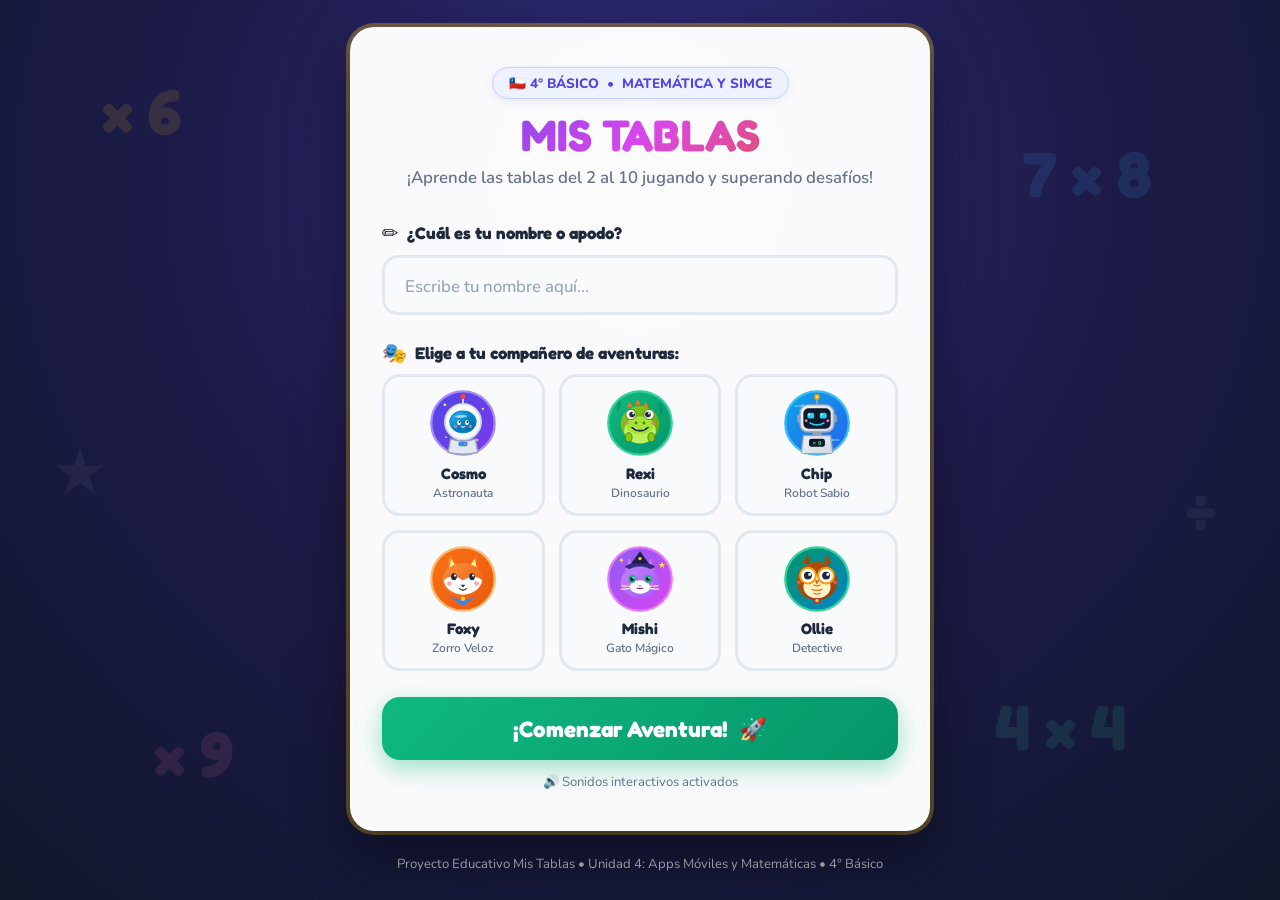
<file: misTablas/index.html>
<!DOCTYPE html>
<html lang="es">
<head>
  <meta charset="UTF-8">
  <meta name="viewport" content="width=device-width, initial-scale=1.0">
  <title>Mis Tablas 🌟 ¡Aprende Jugando! (4° Básico)</title>
  <link rel="preconnect" href="https://fonts.googleapis.com">
  <link rel="preconnect" href="https://fonts.gstatic.com" crossorigin>
  <link href="https://fonts.googleapis.com/css2?family=Fredoka:wght@400;600;700;800&family=Nunito:wght@400;600;700;800;900&display=swap" rel="stylesheet">
  <style>
    :root {
      --primary: #4F46E5;
      --primary-dark: #3730A3;
      --accent: #F59E0B;
      --accent-glow: #FDE047;
      --success: #10B981;
      --danger: #EF4444;
      --bg-dark: #0F172A;
      --card-bg: #FFFFFF;
      --text-main: #1E293B;
      --text-muted: #64748B;
      --border-radius: 24px;
      --font-fun: 'Fredoka', 'Nunito', system-ui, sans-serif;
      --font-body: 'Nunito', system-ui, sans-serif;
    }

    * {
      box-sizing: border-box;
      margin: 0;
      padding: 0;
      -webkit-tap-highlight-color: transparent;
    }

    body {
      font-family: var(--font-body);
      background: radial-gradient(circle at 50% 20%, #312E81 0%, #1E1B4B 45%, #0F172A 100%);
      min-height: 100vh;
      display: flex;
      flex-direction: column;
      align-items: center;
      justify-content: center;
      padding: 1.5rem 1rem;
      color: #FFFFFF;
      position: relative;
      overflow-x: hidden;
    }

    /* Floating particles background */
    .bg-math-symbol {
      position: absolute;
      font-family: var(--font-fun);
      font-size: clamp(2rem, 5vw, 4.5rem);
      font-weight: 900;
      color: rgba(255, 255, 255, 0.05);
      user-select: none;
      pointer-events: none;
      animation: floatSymbol 14s infinite ease-in-out;
    }
    .s1 { top: 8%; left: 8%; animation-delay: 0s; color: rgba(250, 204, 21, 0.12); }
    .s2 { top: 15%; right: 10%; animation-delay: 2s; color: rgba(56, 189, 248, 0.12); }
    .s3 { bottom: 12%; left: 12%; animation-delay: 4s; color: rgba(244, 114, 182, 0.12); }
    .s4 { bottom: 15%; right: 12%; animation-delay: 6s; color: rgba(52, 211, 153, 0.12); }
    .s5 { top: 48%; left: 4%; animation-delay: 3s; }
    .s6 { top: 52%; right: 5%; animation-delay: 5s; }

    @keyframes floatSymbol {
      0%, 100% { transform: translateY(0) rotate(0deg) scale(1); }
      50% { transform: translateY(-25px) rotate(15deg) scale(1.1); }
    }

    /* Main Container */
    .login-container {
      width: 100%;
      max-width: 580px;
      background: rgba(255, 255, 255, 0.98);
      border-radius: var(--border-radius);
      box-shadow: 0 25px 60px rgba(0, 0, 0, 0.45), 0 0 0 4px rgba(250, 204, 21, 0.35);
      padding: 2.5rem 2rem;
      position: relative;
      z-index: 10;
      color: var(--text-main);
      backdrop-filter: blur(10px);
      animation: popIn 0.6s cubic-bezier(0.175, 0.885, 0.32, 1.275);
    }

    @keyframes popIn {
      0% { opacity: 0; transform: scale(0.85) translateY(30px); }
      100% { opacity: 1; transform: scale(1) translateY(0); }
    }

    /* Header & Logo */
    .header-logo {
      text-align: center;
      margin-bottom: 2rem;
    }

    .badge-pill {
      display: inline-flex;
      align-items: center;
      gap: 0.5rem;
      background: #EEF2FF;
      color: var(--primary);
      padding: 0.35rem 1rem;
      border-radius: 50px;
      font-weight: 800;
      font-size: 0.85rem;
      margin-bottom: 0.75rem;
      border: 1px solid #C7D2FE;
      box-shadow: 0 2px 8px rgba(79, 70, 229, 0.1);
    }

    .title {
      font-family: var(--font-fun);
      font-size: clamp(2rem, 6vw, 2.75rem);
      font-weight: 800;
      line-height: 1.1;
      background: linear-gradient(135deg, #4F46E5 0%, #D946EF 50%, #EA580C 100%);
      -webkit-background-clip: text;
      -webkit-text-fill-color: transparent;
      margin-bottom: 0.4rem;
    }

    .subtitle {
      font-size: 1.05rem;
      font-weight: 600;
      color: var(--text-muted);
    }

    /* Returning User Banner */
    .returning-user-card {
      background: linear-gradient(135deg, #FEF3C7 0%, #FDE68A 100%);
      border: 2px dashed #F59E0B;
      border-radius: 18px;
      padding: 1rem 1.25rem;
      margin-bottom: 1.5rem;
      display: none;
      align-items: center;
      justify-content: space-between;
      gap: 1rem;
      animation: fadeIn 0.4s ease;
    }

    .returning-info {
      display: flex;
      align-items: center;
      gap: 0.75rem;
    }

    .returning-avatar {
      width: 48px;
      height: 48px;
      border-radius: 50%;
      background: #FFFFFF;
      box-shadow: 0 4px 10px rgba(0,0,0,0.1);
    }

    .returning-name {
      font-weight: 800;
      color: #92400E;
      font-size: 1.05rem;
    }

    .returning-stats {
      font-size: 0.8rem;
      color: #B45309;
      font-weight: 700;
    }

    .btn-continue {
      background: #D97706;
      color: white;
      border: none;
      padding: 0.55rem 1.1rem;
      border-radius: 12px;
      font-weight: 800;
      font-family: var(--font-fun);
      cursor: pointer;
      box-shadow: 0 4px 10px rgba(217, 119, 6, 0.35);
      transition: all 0.2s ease;
    }
    .btn-continue:hover {
      background: #B45309;
      transform: translateY(-2px);
    }

    /* Form Fields */
    .form-group {
      margin-bottom: 1.6rem;
    }

    .label-header {
      display: flex;
      align-items: center;
      gap: 0.5rem;
      margin-bottom: 0.6rem;
      font-family: var(--font-fun);
      font-weight: 700;
      font-size: 1.05rem;
      color: var(--text-main);
    }

    .label-icon {
      font-size: 1.25rem;
    }

    .input-text-wrapper {
      position: relative;
    }

    .input-name {
      width: 100%;
      padding: 0.95rem 1.25rem;
      border-radius: 16px;
      border: 3px solid #E2E8F0;
      font-family: var(--font-fun);
      font-size: 1.2rem;
      font-weight: 700;
      color: var(--text-main);
      background: #F8FAFC;
      transition: all 0.25s ease;
      outline: none;
    }

    .input-name:focus {
      border-color: var(--primary);
      background: #FFFFFF;
      box-shadow: 0 0 0 4px rgba(79, 70, 229, 0.15);
    }

    .input-name::placeholder {
      color: #94A3B8;
      font-weight: 500;
      font-family: var(--font-body);
      font-size: 1.05rem;
    }

    /* Avatar Grid */
    .avatar-grid {
      display: grid;
      grid-template-columns: repeat(3, 1fr);
      gap: 0.85rem;
    }

    @media (max-width: 440px) {
      .avatar-grid {
        grid-template-columns: repeat(2, 1fr);
      }
    }

    .avatar-card {
      background: #F8FAFC;
      border: 3px solid #E2E8F0;
      border-radius: 18px;
      padding: 0.75rem 0.5rem;
      text-align: center;
      cursor: pointer;
      transition: all 0.25s cubic-bezier(0.175, 0.885, 0.32, 1.275);
      position: relative;
      user-select: none;
    }

    .avatar-card:hover {
      transform: translateY(-4px);
      border-color: #A5B4FC;
      background: #EEF2FF;
    }

    .avatar-card.selected {
      border-color: var(--primary);
      background: #EEF2FF;
      box-shadow: 0 8px 20px rgba(79, 70, 229, 0.25);
      transform: translateY(-5px) scale(1.02);
    }

    .avatar-card.selected::after {
      content: '✓';
      position: absolute;
      top: -8px;
      right: -8px;
      width: 26px;
      height: 26px;
      background: var(--primary);
      color: white;
      border-radius: 50%;
      font-weight: 900;
      font-size: 0.9rem;
      display: flex;
      align-items: center;
      justify-content: center;
      box-shadow: 0 3px 8px rgba(79, 70, 229, 0.4);
      border: 2px solid #FFFFFF;
    }

    .avatar-img {
      width: 68px;
      height: 68px;
      border-radius: 50%;
      margin: 0 auto 0.4rem;
      display: block;
      transition: transform 0.25s ease;
    }

    .avatar-card:hover .avatar-img {
      transform: scale(1.08) rotate(3deg);
    }

    .avatar-name {
      font-family: var(--font-fun);
      font-weight: 800;
      font-size: 0.95rem;
      color: var(--text-main);
      margin-bottom: 0.15rem;
    }

    .avatar-title {
      font-size: 0.75rem;
      color: var(--text-muted);
      font-weight: 600;
    }

    /* Submit Button */
    .btn-submit {
      width: 100%;
      background: linear-gradient(135deg, #10B981 0%, #059669 100%);
      color: #FFFFFF;
      font-family: var(--font-fun);
      font-size: 1.4rem;
      font-weight: 800;
      padding: 1.1rem;
      border: none;
      border-radius: 18px;
      cursor: pointer;
      box-shadow: 0 8px 25px rgba(16, 185, 129, 0.4);
      transition: all 0.2s cubic-bezier(0.175, 0.885, 0.32, 1.275);
      display: flex;
      align-items: center;
      justify-content: center;
      gap: 0.65rem;
      margin-top: 1.5rem;
      position: relative;
      overflow: hidden;
    }

    .btn-submit:hover {
      transform: translateY(-3px) scale(1.01);
      box-shadow: 0 12px 30px rgba(16, 185, 129, 0.5);
      background: linear-gradient(135deg, #34D399 0%, #059669 100%);
    }

    .btn-submit:active {
      transform: translateY(1px);
    }

    /* Alert / Error Toast */
    .alert-box {
      background: #FEE2E2;
      border-left: 5px solid var(--danger);
      color: #991B1B;
      padding: 0.85rem 1.1rem;
      border-radius: 12px;
      margin-bottom: 1.2rem;
      font-size: 0.95rem;
      font-weight: 700;
      display: none;
      align-items: center;
      gap: 0.65rem;
      animation: shake 0.4s ease;
    }

    @keyframes shake {
      0%, 100% { transform: translateX(0); }
      20%, 60% { transform: translateX(-8px); }
      40%, 80% { transform: translateX(8px); }
    }

    /* Footer info */
    .footer-info {
      text-align: center;
      margin-top: 1.5rem;
      font-size: 0.82rem;
      color: rgba(255, 255, 255, 0.7);
    }
    .footer-info a {
      color: #FDE047;
      text-decoration: none;
      font-weight: 700;
    }

    /* Sound prompt */
    .sound-hint {
      display: flex;
      align-items: center;
      justify-content: center;
      gap: 0.4rem;
      font-size: 0.82rem;
      color: var(--text-muted);
      margin-top: 0.8rem;
    }
  </style>
</head>
<body>

  <!-- Background Decorative Symbols -->
  <div class="bg-math-symbol s1">× 6</div>
  <div class="bg-math-symbol s2">7 × 8</div>
  <div class="bg-math-symbol s3">× 9</div>
  <div class="bg-math-symbol s4">4 × 4</div>
  <div class="bg-math-symbol s5">★</div>
  <div class="bg-math-symbol s6">÷</div>

  <main class="login-container">
    <!-- Header -->
    <header class="header-logo">
      <div class="badge-pill">
        <span>🇨🇱 4° BÁSICO</span>
        <span>•</span>
        <span>MATEMÁTICA Y SIMCE</span>
      </div>
      <h1 class="title">MIS TABLAS</h1>
      <p class="subtitle">¡Aprende las tablas del 2 al 10 jugando y superando desafíos!</p>
    </header>

    <!-- Returning User Alert / Shortcut -->
    <div id="returningUserBanner" class="returning-user-card">
      <div class="returning-info">
        <img id="returningAvatarImg" src="Sistema/IMAGEN/avatar-cosmo.svg" alt="Avatar" class="returning-avatar">
        <div>
          <div id="returningName" class="returning-name">¡Hola, Matías!</div>
          <div id="returningStats" class="returning-stats">Nivel 1 • 0 Puntos</div>
        </div>
      </div>
      <button type="button" id="btnContinueProfile" class="btn-continue">Continuar 🚀</button>
    </div>

    <!-- Alert Box for Validations -->
    <div id="alertBox" class="alert-box" role="alert">
      <span style="font-size: 1.3rem;">⚠️</span>
      <span id="alertMessage">Por favor ingresa tu nombre para jugar.</span>
    </div>

    <!-- Login Form -->
    <form id="loginForm" novalidate>
      <!-- Name Input -->
      <div class="form-group">
        <label for="studentName" class="label-header">
          <span class="label-icon">✏️</span>
          <span>¿Cuál es tu nombre o apodo?</span>
        </label>
        <div class="input-text-wrapper">
          <input 
            type="text" 
            id="studentName" 
            name="studentName" 
            class="input-name" 
            placeholder="Escribe tu nombre aquí..."
            maxlength="20"
            autocomplete="off"
            required
          >
        </div>
      </div>

      <!-- Avatar Selection -->
      <div class="form-group">
        <div class="label-header">
          <span class="label-icon">🎭</span>
          <span>Elige a tu compañero de aventuras:</span>
        </div>
        
        <div class="avatar-grid" id="avatarGrid">
          <!-- Cosmo -->
          <div class="avatar-card" data-avatar="cosmo" data-title="Astronauta Cosmo" data-file="Sistema/IMAGEN/avatar-cosmo.svg">
            <img src="Sistema/IMAGEN/avatar-cosmo.svg" alt="Cosmo" class="avatar-img">
            <div class="avatar-name">Cosmo</div>
            <div class="avatar-title">Astronauta</div>
          </div>
          <!-- Rexi -->
          <div class="avatar-card" data-avatar="rexi" data-title="Dino Rexi" data-file="Sistema/IMAGEN/avatar-rexi.svg">
            <img src="Sistema/IMAGEN/avatar-rexi.svg" alt="Rexi" class="avatar-img">
            <div class="avatar-name">Rexi</div>
            <div class="avatar-title">Dinosaurio</div>
          </div>
          <!-- Chip -->
          <div class="avatar-card" data-avatar="chip" data-title="Robot Chip" data-file="Sistema/IMAGEN/avatar-chip.svg">
            <img src="Sistema/IMAGEN/avatar-chip.svg" alt="Chip" class="avatar-img">
            <div class="avatar-name">Chip</div>
            <div class="avatar-title">Robot Sabio</div>
          </div>
          <!-- Foxy -->
          <div class="avatar-card" data-avatar="foxy" data-title="Zorro Foxy" data-file="Sistema/IMAGEN/avatar-foxy.svg">
            <img src="Sistema/IMAGEN/avatar-foxy.svg" alt="Foxy" class="avatar-img">
            <div class="avatar-name">Foxy</div>
            <div class="avatar-title">Zorro Veloz</div>
          </div>
          <!-- Mishi -->
          <div class="avatar-card" data-avatar="mishi" data-title="Mishi el Mago" data-file="Sistema/IMAGEN/avatar-mishi.svg">
            <img src="Sistema/IMAGEN/avatar-mishi.svg" alt="Mishi" class="avatar-img">
            <div class="avatar-name">Mishi</div>
            <div class="avatar-title">Gato Mágico</div>
          </div>
          <!-- Ollie -->
          <div class="avatar-card" data-avatar="ollie" data-title="Búho Ollie" data-file="Sistema/IMAGEN/avatar-ollie.svg">
            <img src="Sistema/IMAGEN/avatar-ollie.svg" alt="Ollie" class="avatar-img">
            <div class="avatar-name">Ollie</div>
            <div class="avatar-title">Detective</div>
          </div>
        </div>
      </div>

      <!-- Submit Button -->
      <button type="submit" id="btnSubmit" class="btn-submit">
        <span>¡Comenzar Aventura!</span>
        <span>🚀</span>
      </button>

      <div class="sound-hint">
        <span>🔊 Sonidos interactivos activados</span>
      </div>
    </form>
  </main>

  <footer class="footer-info">
    <p>Proyecto Educativo Mis Tablas • Unidad 4: Apps Móviles y Matemáticas • 4° Básico</p>
  </footer>

  <script>
    // Web Audio API Synthesizer for rich arcade sound effects
    class SoundFx {
      constructor() {
        this.ctx = null;
        this.enabled = true;
      }
      init() {
        if (!this.ctx) {
          const AudioContext = window.AudioContext || window.webkitAudioContext;
          if (AudioContext) {
            this.ctx = new AudioContext();
          }
        }
        if (this.ctx && this.ctx.state === 'suspended') {
          this.ctx.resume();
        }
      }
      playPop() {
        if (!this.enabled) return;
        this.init();
        if (!this.ctx) return;
        const osc = this.ctx.createOscillator();
        const gain = this.ctx.createGain();
        osc.type = 'sine';
        osc.frequency.setValueAtTime(440, this.ctx.currentTime);
        osc.frequency.exponentialRampToValueAtTime(880, this.ctx.currentTime + 0.1);
        gain.gain.setValueAtTime(0.18, this.ctx.currentTime);
        gain.gain.exponentialRampToValueAtTime(0.01, this.ctx.currentTime + 0.1);
        osc.connect(gain);
        gain.connect(this.ctx.destination);
        osc.start();
        osc.stop(this.ctx.currentTime + 0.1);
      }
      playError() {
        if (!this.enabled) return;
        this.init();
        if (!this.ctx) return;
        const osc = this.ctx.createOscillator();
        const gain = this.ctx.createGain();
        osc.type = 'triangle';
        osc.frequency.setValueAtTime(260, this.ctx.currentTime);
        osc.frequency.setValueAtTime(200, this.ctx.currentTime + 0.12);
        gain.gain.setValueAtTime(0.2, this.ctx.currentTime);
        gain.gain.exponentialRampToValueAtTime(0.01, this.ctx.currentTime + 0.25);
        osc.connect(gain);
        gain.connect(this.ctx.destination);
        osc.start();
        osc.stop(this.ctx.currentTime + 0.25);
      }
      playLaunch() {
        if (!this.enabled) return;
        this.init();
        if (!this.ctx) return;
        const now = this.ctx.currentTime;
        // Ascending fanfare
        const notes = [392, 523.25, 659.25, 783.99, 1046.5];
        notes.forEach((freq, idx) => {
          const osc = this.ctx.createOscillator();
          const gain = this.ctx.createGain();
          osc.type = 'triangle';
          osc.frequency.setValueAtTime(freq, now + idx * 0.08);
          gain.gain.setValueAtTime(0.22, now + idx * 0.08);
          gain.gain.exponentialRampToValueAtTime(0.001, now + idx * 0.08 + 0.2);
          osc.connect(gain);
          gain.connect(this.ctx.destination);
          osc.start(now + idx * 0.08);
          osc.stop(now + idx * 0.08 + 0.25);
        });
      }
    }

    const sound = new SoundFx();
    let selectedAvatar = null;
    let selectedAvatarTitle = '';
    let selectedAvatarFile = '';

    // Elements
    const studentNameInput = document.getElementById('studentName');
    const avatarCards = document.querySelectorAll('.avatar-card');
    const loginForm = document.getElementById('loginForm');
    const alertBox = document.getElementById('alertBox');
    const alertMessage = document.getElementById('alertMessage');
    const returningBanner = document.getElementById('returningUserBanner');
    const returningAvatarImg = document.getElementById('returningAvatarImg');
    const returningName = document.getElementById('returningName');
    const returningStats = document.getElementById('returningStats');
    const btnContinueProfile = document.getElementById('btnContinueProfile');

    // Check existing profile
    try {
      const savedUserJson = localStorage.getItem('misTablas_student');
      if (savedUserJson) {
        const savedUser = JSON.parse(savedUserJson);
        if (savedUser && savedUser.name) {
          returningBanner.style.display = 'flex';
          returningName.textContent = `¡Hola de nuevo, ${savedUser.name}!`;
          returningStats.textContent = `Nivel ${savedUser.level || 1} • ${savedUser.points || 0} Puntos • ${Object.values(savedUser.tablesProgress || {}).filter(p => p >= 100).length} Tablas dominadas`;
          if (savedUser.avatarFile) {
            returningAvatarImg.src = savedUser.avatarFile;
          }
          studentNameInput.value = savedUser.name;
          // Pre-select avatar
          avatarCards.forEach(card => {
            if (card.dataset.avatar === savedUser.avatar) {
              selectAvatar(card);
            }
          });
        }
      }
    } catch(e) {
      console.warn('Storage check failed', e);
    }

    // Avatar Selection Event
    avatarCards.forEach(card => {
      card.addEventListener('click', () => {
        sound.playPop();
        selectAvatar(card);
        hideAlert();
      });
    });

    function selectAvatar(card) {
      avatarCards.forEach(c => c.classList.remove('selected'));
      card.classList.add('selected');
      selectedAvatar = card.dataset.avatar;
      selectedAvatarTitle = card.dataset.title;
      selectedAvatarFile = card.dataset.file;
    }

    // Continue Profile shortcut
    if (btnContinueProfile) {
      btnContinueProfile.addEventListener('click', () => {
        sound.playLaunch();
        btnContinueProfile.textContent = 'Ingresando... 🚀';
        setTimeout(() => {
          window.location.href = 'Sistema/index.html';
        }, 400);
      });
    }

    // Form Submission & Validation
    loginForm.addEventListener('submit', (e) => {
      e.preventDefault();
      const rawName = studentNameInput.value.trim();

      // Validation 1: Name length
      if (!rawName || rawName.length < 2) {
        sound.playError();
        showAlert('¡Hola! Por favor escribe tu nombre (al menos 2 letras) para poder identificarte.');
        studentNameInput.focus();
        return;
      }

      // Validation 2: Avatar selected
      if (!selectedAvatar) {
        sound.playError();
        showAlert('¡Casi listo! Por favor selecciona a tu avatar favorito para que te acompañe.');
        return;
      }

      // Data is valid!
      hideAlert();
      sound.playLaunch();

      // Retrieve existing progress if matches name, or initialize fresh profile
      let userProfile = null;
      try {
        const existing = localStorage.getItem('misTablas_student');
        if (existing) {
          const parsed = JSON.parse(existing);
          if (parsed && parsed.name && parsed.name.toLowerCase() === rawName.toLowerCase()) {
            userProfile = parsed;
          }
        }
      } catch(err) {}

      if (!userProfile) {
        userProfile = {
          name: rawName,
          avatar: selectedAvatar,
          avatarTitle: selectedAvatarTitle,
          avatarFile: selectedAvatarFile,
          createdAt: new Date().toISOString(),
          points: 0,
          level: 1,
          starsTotal: 0,
          tablesProgress: {
            "2": 0, "3": 0, "4": 0, "5": 0, "6": 0,
            "7": 0, "8": 0, "9": 0, "10": 0
          },
          tablesStars: {
            "2": 0, "3": 0, "4": 0, "5": 0, "6": 0,
            "7": 0, "8": 0, "9": 0, "10": 0
          },
          unlockedTables: [2, 3], // Tablas 2 y 3 inician desbloqueadas
          badges: ["novato"],
          gamesPlayed: 0,
          simceAttempts: []
        };
      } else {
        // Update avatar if changed
        userProfile.avatar = selectedAvatar;
        userProfile.avatarTitle = selectedAvatarTitle;
        userProfile.avatarFile = selectedAvatarFile;
        userProfile.name = rawName;
      }

      localStorage.setItem('misTablas_student', JSON.stringify(userProfile));

      // Visual transition
      const btn = document.getElementById('btnSubmit');
      btn.style.pointerEvents = 'none';
      btn.innerHTML = '<span>¡Preparando tu Aventura!</span> <span>✨</span>';
      btn.style.background = 'linear-gradient(135deg, #F59E0B 0%, #D97706 100%)';

      setTimeout(() => {
        window.location.href = 'Sistema/index.html';
      }, 500);
    });

    function showAlert(msg) {
      alertMessage.textContent = msg;
      alertBox.style.display = 'flex';
      // Trigger shake animation again
      alertBox.style.animation = 'none';
      alertBox.offsetHeight; // reflow
      alertBox.style.animation = 'shake 0.4s ease';
    }

    function hideAlert() {
      alertBox.style.display = 'none';
    }

    // Audio context resume on first interaction
    document.addEventListener('click', () => {
      sound.init();
    }, { once: true });
  </script>
</body>
</html>
</file>
<file: misTablas/Sistema/CSS/style.css>
/* Sistema/CSS/style.css - Estilos Globales Plataforma Mis Tablas (4° Básico) */

:root {
  --primary: #4F46E5;
  --primary-hover: #4338CA;
  --secondary: #06B6D4;
  --accent: #F59E0B;
  --accent-light: #FEF3C7;
  --success: #10B981;
  --danger: #EF4444;
  --purple: #8B5CF6;
  --pink: #EC4899;
  
  --bg-main: #F1F5F9;
  --bg-card: #FFFFFF;
  --border-card: #E2E8F0;
  --text-main: #0F172A;
  --text-muted: #64748B;
  
  --radius-lg: 24px;
  --radius-md: 16px;
  --radius-sm: 10px;
  
  --shadow-sm: 0 4px 6px -1px rgba(0, 0, 0, 0.05);
  --shadow-md: 0 10px 20px -3px rgba(0, 0, 0, 0.08);
  --shadow-lg: 0 20px 30px -5px rgba(0, 0, 0, 0.12);

  --font-fun: 'Fredoka', system-ui, sans-serif;
  --font-body: 'Nunito', system-ui, sans-serif;
}

* {
  box-sizing: border-box;
  margin: 0;
  padding: 0;
  -webkit-tap-highlight-color: transparent;
}

body {
  font-family: var(--font-body);
  background-color: var(--bg-main);
  color: var(--text-main);
  min-height: 100vh;
  display: flex;
  flex-direction: column;
}

/* =========================================
   HEADER / NAVBAR GAMER
   ========================================= */
.app-header {
  background: #1E1B4B;
  color: #FFFFFF;
  padding: 0.75rem 1.25rem;
  box-shadow: 0 4px 15px rgba(0, 0, 0, 0.2);
  position: sticky;
  top: 0;
  z-index: 100;
}

.header-inner {
  max-width: 1200px;
  margin: 0 auto;
  display: flex;
  align-items: center;
  justify-content: space-between;
  flex-wrap: wrap;
  gap: 0.75rem;
}

.brand-section {
  display: flex;
  align-items: center;
  gap: 0.65rem;
  cursor: pointer;
}

.brand-logo {
  height: 42px;
  width: auto;
}

.user-profile-bar {
  display: flex;
  align-items: center;
  gap: 0.75rem;
  flex-wrap: wrap;
}

.profile-chip {
  display: flex;
  align-items: center;
  gap: 0.65rem;
  background: rgba(255, 255, 255, 0.12);
  padding: 0.35rem 0.85rem 0.35rem 0.45rem;
  border-radius: 50px;
  border: 1px solid rgba(255, 255, 255, 0.2);
}

.user-avatar-small {
  width: 38px;
  height: 38px;
  border-radius: 50%;
  background: #FFFFFF;
  box-shadow: 0 2px 6px rgba(0, 0, 0, 0.3);
}

.user-meta {
  display: flex;
  flex-direction: column;
}

.user-name {
  font-family: var(--font-fun);
  font-weight: 700;
  font-size: 0.95rem;
  color: #FACC15;
}

.user-level {
  font-size: 0.75rem;
  color: #CBD5E1;
  font-weight: 600;
}

.stat-chip {
  background: rgba(255, 255, 255, 0.12);
  padding: 0.4rem 0.8rem;
  border-radius: 50px;
  font-family: var(--font-fun);
  font-weight: 700;
  font-size: 0.9rem;
  border: 1px solid rgba(255, 255, 255, 0.15);
}

.header-buttons {
  display: flex;
  align-items: center;
  gap: 0.5rem;
}

.btn-header {
  background: rgba(255, 255, 255, 0.15);
  color: #FFFFFF;
  border: none;
  padding: 0.45rem 0.85rem;
  border-radius: 12px;
  font-size: 0.85rem;
  font-weight: 700;
  cursor: pointer;
  transition: all 0.2s ease;
  font-family: var(--font-body);
}

.btn-header:hover {
  background: rgba(255, 255, 255, 0.25);
  transform: translateY(-1px);
}

/* =========================================
   BARRA DE NAVEGACIÓN PRINCIPAL (TABS)
   ========================================= */
.app-nav-tabs {
  background: #FFFFFF;
  border-bottom: 2px solid #E2E8F0;
  position: sticky;
  top: 60px;
  z-index: 90;
  box-shadow: 0 2px 10px rgba(0,0,0,0.03);
}

.nav-tabs-list {
  max-width: 1200px;
  margin: 0 auto;
  display: flex;
  overflow-x: auto;
  scrollbar-width: none;
  gap: 0.3rem;
  padding: 0.35rem 1rem;
}
.nav-tabs-list::-webkit-scrollbar { display: none; }

.nav-tab-item {
  display: flex;
  align-items: center;
  gap: 0.4rem;
  background: transparent;
  border: none;
  padding: 0.65rem 1.15rem;
  border-radius: 14px;
  font-family: var(--font-fun);
  font-weight: 700;
  font-size: 0.95rem;
  color: var(--text-muted);
  cursor: pointer;
  white-space: nowrap;
  transition: all 0.2s ease;
}

.nav-tab-item:hover {
  background: #F1F5F9;
  color: var(--primary);
}

.nav-tab-item.active {
  background: var(--primary);
  color: #FFFFFF;
  box-shadow: 0 4px 12px rgba(79, 70, 229, 0.25);
}

/* =========================================
   CONTENEDOR PRINCIPAL
   ========================================= */
.app-main {
  flex: 1;
  max-width: 1200px;
  width: 100%;
  margin: 1.5rem auto;
  padding: 0 1rem 3rem;
}

/* =========================================
   VISTA 1: DASHBOARD MENÚ PRINCIPAL
   ========================================= */
.menu-dashboard-container {
  display: flex;
  flex-direction: column;
  gap: 1.75rem;
}

.menu-hero-card {
  background: linear-gradient(135deg, #312E81 0%, #4338CA 50%, #6366F1 100%);
  color: #FFFFFF;
  border-radius: var(--radius-lg);
  padding: 2.25rem 2.5rem;
  display: flex;
  align-items: center;
  justify-content: space-between;
  box-shadow: var(--shadow-lg);
  position: relative;
  overflow: hidden;
}

.menu-hero-card::after {
  content: '× 7 = 42';
  position: absolute;
  right: -20px;
  bottom: -20px;
  font-size: 5rem;
  font-family: var(--font-fun);
  font-weight: 900;
  color: rgba(255, 255, 255, 0.05);
  pointer-events: none;
}

.hero-left {
  max-width: 650px;
  z-index: 2;
}

.hero-greeting {
  font-family: var(--font-fun);
  font-size: 1.25rem;
  font-weight: 700;
  color: #FDE047;
  margin-bottom: 0.4rem;
}

.hero-headline {
  font-family: var(--font-fun);
  font-size: clamp(1.75rem, 4vw, 2.5rem);
  font-weight: 800;
  line-height: 1.15;
  margin-bottom: 0.75rem;
}

.hero-subtext {
  font-size: 1.05rem;
  color: #E0E7FF;
  margin-bottom: 1.5rem;
  line-height: 1.5;
}

.hero-progress-box {
  background: rgba(255, 255, 255, 0.15);
  padding: 1rem 1.25rem;
  border-radius: var(--radius-md);
  backdrop-filter: blur(8px);
  border: 1px solid rgba(255, 255, 255, 0.2);
}

.progress-info-row {
  display: flex;
  justify-content: space-between;
  margin-bottom: 0.5rem;
  font-size: 0.95rem;
  font-weight: 700;
}

.hero-progress-bar {
  background: rgba(0, 0, 0, 0.25);
  height: 14px;
  border-radius: 50px;
  overflow: hidden;
}

.hero-progress-fill {
  background: linear-gradient(90deg, #F59E0B, #10B981);
  height: 100%;
  border-radius: 50px;
  transition: width 0.6s ease;
}

.hero-right {
  z-index: 2;
  display: flex;
  justify-content: center;
  align-items: center;
}

.hero-avatar-big {
  width: 140px;
  height: 140px;
  border-radius: 50%;
  background: #FFFFFF;
  padding: 6px;
  box-shadow: 0 10px 25px rgba(0, 0, 0, 0.3);
  animation: floatAvatar 4s ease-in-out infinite;
}

@keyframes floatAvatar {
  0%, 100% { transform: translateY(0); }
  50% { transform: translateY(-10px); }
}

@media (max-width: 768px) {
  .menu-hero-card {
    flex-direction: column;
    padding: 1.5rem;
    text-align: center;
  }
  .hero-right {
    margin-top: 1rem;
  }
  .hero-avatar-big {
    width: 100px;
    height: 100px;
  }
}

/* Tarjetas de Navegación del Menú */
.menu-cards-grid {
  display: grid;
  grid-template-columns: repeat(auto-fit, minmax(320px, 1fr));
  gap: 1.5rem;
}

.menu-action-card {
  background: var(--bg-card);
  border-radius: var(--radius-lg);
  padding: 1.75rem;
  border: 2px solid var(--border-card);
  box-shadow: var(--shadow-sm);
  display: flex;
  flex-direction: column;
  justify-content: space-between;
  cursor: pointer;
  transition: all 0.25s cubic-bezier(0.175, 0.885, 0.32, 1.275);
  position: relative;
  overflow: hidden;
}

.menu-action-card:hover {
  transform: translateY(-6px);
  box-shadow: var(--shadow-lg);
}

.card-learn:hover { border-color: #4F46E5; }
.card-games:hover { border-color: #EC4899; }
.card-simce:hover { border-color: #10B981; }
.card-progress:hover { border-color: #06B6D4; }
.card-badges:hover { border-color: #F59E0B; }
.card-special:hover { border-color: #8B5CF6; }

.card-icon-bubble {
  width: 58px;
  height: 58px;
  border-radius: 18px;
  background: #EEF2FF;
  display: flex;
  align-items: center;
  justify-content: center;
  font-size: 2rem;
  margin-bottom: 1.25rem;
}

.menu-action-card h3 {
  font-family: var(--font-fun);
  font-size: 1.45rem;
  font-weight: 800;
  color: var(--text-main);
  margin-bottom: 0.5rem;
}

.menu-action-card p {
  color: var(--text-muted);
  font-size: 0.95rem;
  line-height: 1.5;
  margin-bottom: 1.25rem;
}

.card-pill {
  display: inline-block;
  background: #F1F5F9;
  color: #475569;
  padding: 0.35rem 0.85rem;
  border-radius: 50px;
  font-size: 0.8rem;
  font-weight: 700;
  margin-bottom: 1.25rem;
}

.card-action-btn {
  background: #EEF2FF;
  color: var(--primary);
  border: 2px solid #C7D2FE;
  padding: 0.75rem;
  border-radius: 14px;
  font-family: var(--font-fun);
  font-size: 1.05rem;
  font-weight: 800;
  cursor: pointer;
  transition: all 0.2s ease;
}

.menu-action-card:hover .card-action-btn {
  background: var(--primary);
  color: #FFFFFF;
  border-color: var(--primary);
}

/* =========================================
   VISTA 2: MAPA DE ISLAS DE TABLAS (2 al 10)
   ========================================= */
.section-title-bar {
  display: flex;
  align-items: center;
  justify-content: space-between;
  flex-wrap: wrap;
  gap: 1rem;
  margin-bottom: 1.75rem;
}

.section-title-bar h2 {
  font-family: var(--font-fun);
  font-size: 1.85rem;
  font-weight: 800;
  color: var(--text-main);
}

.section-title-bar p {
  color: var(--text-muted);
  font-size: 1rem;
  font-weight: 600;
}

.tables-islands-grid {
  display: grid;
  grid-template-columns: repeat(auto-fill, minmax(280px, 1fr));
  gap: 1.5rem;
}

.table-island-card {
  background: var(--bg-card);
  border-radius: var(--radius-lg);
  padding: 1.5rem;
  border: 2px solid var(--border-card);
  border-top-width: 8px;
  box-shadow: var(--shadow-sm);
  display: flex;
  flex-direction: column;
  align-items: center;
  text-align: center;
  transition: all 0.25s ease;
  position: relative;
}

.table-island-card.unlocked {
  cursor: pointer;
}

.table-island-card.unlocked:hover {
  transform: translateY(-6px);
  box-shadow: var(--shadow-md);
}

.table-island-card.locked {
  opacity: 0.65;
  background: #F8FAFC;
}

.island-badge {
  width: 64px;
  height: 64px;
  border-radius: 50%;
  display: flex;
  align-items: center;
  justify-content: center;
  font-size: 2rem;
  color: #FFFFFF;
  margin-bottom: 1rem;
  box-shadow: 0 4px 12px rgba(0, 0, 0, 0.15);
}

.island-title {
  font-family: var(--font-fun);
  font-size: 1.45rem;
  font-weight: 800;
  margin-bottom: 0.25rem;
}

.island-desc {
  font-size: 0.85rem;
  color: var(--text-muted);
  font-weight: 600;
  margin-bottom: 1rem;
}

.island-status-row {
  margin-bottom: 1.25rem;
  display: flex;
  flex-direction: column;
  align-items: center;
  gap: 0.4rem;
}

.island-stars {
  font-size: 1.25rem;
  letter-spacing: 2px;
}

.island-progress-pill {
  background: #EEF2FF;
  color: var(--primary);
  padding: 0.25rem 0.75rem;
  border-radius: 50px;
  font-size: 0.8rem;
  font-weight: 800;
}

.island-lock-msg {
  color: #94A3B8;
  font-size: 0.85rem;
  font-weight: 700;
}

.btn-island-enter {
  width: 100%;
  padding: 0.75rem;
  border-radius: 12px;
  font-family: var(--font-fun);
  font-size: 1rem;
  font-weight: 800;
  cursor: pointer;
  border: none;
  transition: all 0.2s ease;
}

.btn-active-island {
  background: var(--primary);
  color: white;
}
.btn-active-island:hover {
  background: var(--primary-hover);
}
.btn-disabled-island {
  background: #E2E8F0;
  color: #94A3B8;
  cursor: not-allowed;
}

/* =========================================
   EXPLORADOR DE TABLA DETALLADA (Etapa 3)
   ========================================= */
.table-view-container {
  display: flex;
  flex-direction: column;
  gap: 1.5rem;
}

.table-hero-banner {
  border-radius: var(--radius-lg);
  padding: 1.75rem 2rem;
  color: #FFFFFF;
  display: flex;
  align-items: center;
  justify-content: space-between;
  flex-wrap: wrap;
  gap: 1rem;
  box-shadow: var(--shadow-md);
}

.btn-back-map {
  background: rgba(255, 255, 255, 0.2);
  color: #FFFFFF;
  border: 1px solid rgba(255, 255, 255, 0.3);
  padding: 0.55rem 1.1rem;
  border-radius: 12px;
  font-family: var(--font-fun);
  font-weight: 800;
  font-size: 0.9rem;
  cursor: pointer;
  transition: all 0.2s ease;
}
.btn-back-map:hover {
  background: rgba(255, 255, 255, 0.35);
}

.hero-content {
  display: flex;
  align-items: center;
  gap: 1rem;
}

.hero-icon {
  font-size: 2.5rem;
}

.hero-title {
  font-family: var(--font-fun);
  font-size: 1.85rem;
  font-weight: 800;
}

.hero-subtitle {
  font-size: 0.95rem;
  opacity: 0.9;
}

.hero-stats {
  display: flex;
  gap: 1rem;
}

.hero-stat-item {
  background: rgba(255, 255, 255, 0.2);
  padding: 0.5rem 1rem;
  border-radius: 14px;
  text-align: center;
  font-size: 0.85rem;
}
.hero-stat-item b {
  display: block;
  font-size: 1.25rem;
  font-family: var(--font-fun);
}

/* Pestañas de la tabla */
.table-tabs-nav {
  display: flex;
  gap: 0.75rem;
  flex-wrap: wrap;
}

.tab-btn {
  background: #FFFFFF;
  border: 2px solid #E2E8F0;
  padding: 0.85rem 1.4rem;
  border-radius: 14px;
  font-family: var(--font-fun);
  font-size: 1rem;
  font-weight: 800;
  color: var(--text-muted);
  cursor: pointer;
  transition: all 0.2s ease;
}

.tab-btn.active {
  background: var(--primary);
  border-color: var(--primary);
  color: #FFFFFF;
  box-shadow: 0 4px 12px rgba(79, 70, 229, 0.2);
}

.tab-content-panel {
  display: none;
}
.tab-content-panel.active {
  display: block;
}

/* Tab 1: Visual Explorer */
.visual-explorer-card {
  background: var(--bg-card);
  border-radius: var(--radius-lg);
  padding: 2rem;
  border: 2px solid var(--border-card);
  box-shadow: var(--shadow-sm);
}

.selector-header h3 {
  font-family: var(--font-fun);
  font-size: 1.25rem;
  font-weight: 800;
  margin-bottom: 0.75rem;
  color: var(--text-main);
}

.multiplier-slider-row {
  display: flex;
  align-items: center;
  gap: 0.75rem;
  flex-wrap: wrap;
  margin-bottom: 1.5rem;
}

.mult-prefix {
  font-family: var(--font-fun);
  font-size: 1.5rem;
  font-weight: 900;
  color: var(--primary);
}

.multiplier-bubbles {
  display: flex;
  gap: 0.5rem;
  flex-wrap: wrap;
}

.m-bubble {
  width: 44px;
  height: 44px;
  border-radius: 50%;
  border: 2px solid #CBD5E1;
  background: #F8FAFC;
  font-family: var(--font-fun);
  font-size: 1.15rem;
  font-weight: 800;
  color: var(--text-main);
  cursor: pointer;
  transition: all 0.2s ease;
}

.m-bubble:hover {
  border-color: var(--primary);
  background: #EEF2FF;
}

.m-bubble.active {
  border-color: var(--primary);
  background: var(--primary);
  color: #FFFFFF;
  transform: scale(1.1);
  box-shadow: 0 4px 10px rgba(79, 70, 229, 0.3);
}

.equation-display-card {
  background: linear-gradient(135deg, #EEF2FF 0%, #E0E7FF 100%);
  border: 2px dashed #818CF8;
  border-radius: var(--radius-md);
  padding: 1.5rem;
  text-align: center;
  margin-bottom: 1.75rem;
}

.main-equation {
  font-family: var(--font-fun);
  font-size: clamp(2rem, 5vw, 3rem);
  font-weight: 900;
  color: #1E1B4B;
  margin-bottom: 0.5rem;
}

.eq-result {
  color: var(--accent);
  background: #FFFFFF;
  padding: 0.1rem 0.6rem;
  border-radius: 12px;
  border: 2px solid #F59E0B;
}

.sum-representation {
  font-size: 1.05rem;
  color: #3730A3;
  margin-bottom: 1rem;
}

.sum-tokens {
  font-family: var(--font-fun);
  font-size: 1.25rem;
  font-weight: 800;
  color: var(--primary);
  margin-top: 0.35rem;
}

.btn-sound-speech {
  background: #FFFFFF;
  color: var(--primary);
  border: 2px solid #C7D2FE;
  padding: 0.5rem 1.2rem;
  border-radius: 50px;
  font-family: var(--font-fun);
  font-weight: 800;
  cursor: pointer;
  box-shadow: 0 2px 6px rgba(0,0,0,0.05);
}
.btn-sound-speech:hover {
  background: var(--primary);
  color: #FFFFFF;
}

/* Representación pictórica concreta */
.pictorial-stage {
  padding-top: 0.5rem;
}

.groups-layout {
  display: grid;
  grid-template-columns: repeat(auto-fit, minmax(180px, 1fr));
  gap: 1.25rem;
}

.pictorial-group-box {
  background: #F8FAFC;
  border: 2px solid #CBD5E1;
  border-radius: 16px;
  padding: 1rem;
  text-align: center;
  box-shadow: 0 2px 6px rgba(0,0,0,0.03);
}

.group-header {
  font-family: var(--font-fun);
  font-size: 0.9rem;
  font-weight: 800;
  color: var(--primary);
  margin-bottom: 0.75rem;
}

.group-items-grid {
  display: flex;
  flex-wrap: wrap;
  gap: 0.4rem;
  justify-content: center;
  min-height: 50px;
  align-items: center;
}

.pictorial-item {
  font-size: 1.75rem;
  animation: popItem 0.3s ease;
  user-select: none;
}

@keyframes popItem {
  0% { transform: scale(0); opacity: 0; }
  100% { transform: scale(1); opacity: 1; }
}

.group-count {
  font-size: 0.8rem;
  font-weight: 700;
  color: var(--text-muted);
  margin-top: 0.75rem;
}

/* Tab 2: Secret Pattern Card */
.secret-pattern-card {
  background: var(--bg-card);
  border-radius: var(--radius-lg);
  padding: 2rem;
  border: 2px solid var(--border-card);
}

.pattern-header {
  display: flex;
  align-items: flex-start;
  gap: 1rem;
  margin-bottom: 1.25rem;
}

.pattern-icon {
  font-size: 2.5rem;
}

.pattern-header h3 {
  font-family: var(--font-fun);
  font-size: 1.45rem;
  font-weight: 800;
  color: var(--text-main);
  margin-bottom: 0.35rem;
}

.pattern-header p {
  color: var(--text-muted);
  font-size: 1.05rem;
  line-height: 1.5;
}

.pattern-tip-box {
  background: #FEF3C7;
  border-left: 5px solid #F59E0B;
  padding: 1rem 1.25rem;
  border-radius: 12px;
  font-weight: 700;
  color: #92400E;
  margin-bottom: 2rem;
}

.full-table-grid {
  display: grid;
  grid-template-columns: repeat(auto-fit, minmax(190px, 1fr));
  gap: 1rem;
}

.table-row-card {
  background: #F8FAFC;
  border: 2px solid #E2E8F0;
  border-radius: 14px;
  padding: 0.85rem 1rem;
  display: flex;
  align-items: center;
  justify-content: space-between;
  font-family: var(--font-fun);
  font-size: 1.2rem;
  font-weight: 800;
}

.row-op { color: #1E293B; }
.row-equal { color: #94A3B8; }
.row-res { color: var(--primary); font-size: 1.35rem; }

/* Tab 3: Interactive Practice Quiz */
.table-quiz-container {
  background: var(--bg-card);
  border-radius: var(--radius-lg);
  padding: 2rem;
  border: 2px solid var(--border-card);
}

.practice-quiz-card {
  max-width: 650px;
  margin: 0 auto;
}

.quiz-status-header {
  display: flex;
  justify-content: space-between;
  align-items: center;
  margin-bottom: 1.5rem;
  font-family: var(--font-fun);
  font-size: 1.15rem;
  font-weight: 800;
  color: var(--text-muted);
}

.quiz-stars-preview {
  font-size: 1.3rem;
  letter-spacing: 2px;
}

.quiz-question-box {
  background: #F8FAFC;
  border: 2px solid #E2E8F0;
  border-radius: var(--radius-md);
  padding: 1.75rem;
  text-align: center;
  margin-bottom: 1.75rem;
}

.quiz-prompt {
  font-size: 1.05rem;
  font-weight: 700;
  color: var(--text-muted);
  margin-bottom: 0.75rem;
}

.quiz-big-equation {
  font-family: var(--font-fun);
  font-size: 2.75rem;
  font-weight: 900;
  color: var(--text-main);
  margin-bottom: 1rem;
}

.btn-hint {
  background: #FEF3C7;
  color: #B45309;
  border: 1px solid #FCD34D;
  padding: 0.4rem 1rem;
  border-radius: 50px;
  font-size: 0.85rem;
  font-weight: 800;
  cursor: pointer;
}

.hint-text {
  margin-top: 0.85rem;
  font-size: 0.9rem;
  color: #92400E;
  font-weight: 700;
  background: #FFFBEB;
  padding: 0.65rem;
  border-radius: 8px;
}

.quiz-options-grid {
  display: grid;
  grid-template-columns: repeat(2, 1fr);
  gap: 1rem;
}

.quiz-opt-btn {
  background: #FFFFFF;
  border: 3px solid #E2E8F0;
  border-radius: 16px;
  padding: 1.25rem;
  font-family: var(--font-fun);
  font-size: 1.75rem;
  font-weight: 900;
  color: var(--text-main);
  cursor: pointer;
  transition: all 0.2s ease;
}

.quiz-opt-btn:hover {
  border-color: var(--primary);
  background: #EEF2FF;
  transform: translateY(-2px);
}

.opt-correct {
  background: #D1FAE5 !important;
  border-color: #10B981 !important;
  color: #065F46 !important;
}

.opt-wrong {
  background: #FEE2E2 !important;
  border-color: #EF4444 !important;
  color: #991B1B !important;
}

.practice-result-card {
  text-align: center;
  padding: 2rem 1rem;
}

.result-stars {
  font-size: 3.5rem;
  margin-bottom: 1rem;
}

.practice-result-card h2 {
  font-family: var(--font-fun);
  font-size: 2.2rem;
  font-weight: 800;
  margin-bottom: 0.75rem;
  color: var(--text-main);
}

.practice-result-card p {
  font-size: 1.1rem;
  color: var(--text-muted);
  margin-bottom: 0.5rem;
}

.unlock-alert-box {
  background: #ECFDF5;
  border: 2px solid #10B981;
  color: #065F46;
  padding: 1rem;
  border-radius: 14px;
  font-family: var(--font-fun);
  font-size: 1.15rem;
  font-weight: 800;
  margin: 1.5rem auto;
  max-width: 450px;
}

.result-actions {
  display: flex;
  justify-content: center;
  gap: 1rem;
  margin-top: 1.5rem;
  flex-wrap: wrap;
}

/* =========================================
   VISTA 3: ZONA DE MINIJUEGOS (HUB)
   ========================================= */
.games-cards-grid {
  display: grid;
  grid-template-columns: repeat(auto-fit, minmax(280px, 1fr));
  gap: 1.5rem;
}

.game-hub-card {
  background: var(--bg-card);
  border-radius: var(--radius-lg);
  padding: 1.75rem;
  border: 2px solid var(--border-card);
  box-shadow: var(--shadow-sm);
  display: flex;
  flex-direction: column;
  cursor: pointer;
  transition: all 0.25s cubic-bezier(0.175, 0.885, 0.32, 1.275);
}

.game-hub-card:hover {
  transform: translateY(-5px);
  box-shadow: var(--shadow-md);
  border-color: var(--primary);
}

.game-hub-icon {
  width: 54px;
  height: 54px;
  border-radius: 16px;
  display: flex;
  align-items: center;
  justify-content: center;
  font-size: 1.85rem;
  color: white;
  margin-bottom: 1rem;
}

.game-hub-badge {
  display: inline-block;
  align-self: flex-start;
  background: #F1F5F9;
  color: #475569;
  font-size: 0.75rem;
  font-weight: 800;
  padding: 0.25rem 0.65rem;
  border-radius: 50px;
  margin-bottom: 0.65rem;
}

.game-hub-title {
  font-family: var(--font-fun);
  font-size: 1.35rem;
  font-weight: 800;
  margin-bottom: 0.4rem;
}

.game-hub-desc {
  font-size: 0.9rem;
  color: var(--text-muted);
  line-height: 1.45;
  flex: 1;
  margin-bottom: 1.25rem;
}

.btn-play-game {
  background: #EEF2FF;
  color: var(--primary);
  border: 2px solid #C7D2FE;
  padding: 0.65rem;
  border-radius: 12px;
  font-family: var(--font-fun);
  font-weight: 800;
  font-size: 0.95rem;
  cursor: pointer;
  transition: all 0.2s ease;
}

.game-hub-card:hover .btn-play-game {
  background: var(--primary);
  color: white;
  border-color: var(--primary);
}

/* ESTILOS COMUNES DE JUEGO ACTIVO */
.game-wrapper {
  background: var(--bg-card);
  border-radius: var(--radius-lg);
  padding: 2rem;
  border: 2px solid var(--border-card);
  box-shadow: var(--shadow-md);
}

.game-header-bar {
  display: flex;
  align-items: center;
  justify-content: space-between;
  flex-wrap: wrap;
  gap: 1rem;
  border-bottom: 2px solid #E2E8F0;
  padding-bottom: 1.25rem;
  margin-bottom: 1.75rem;
}

.game-title-badge {
  display: flex;
  align-items: center;
  gap: 0.85rem;
}

.game-icon {
  font-size: 2.25rem;
}

.game-title-badge h3 {
  font-family: var(--font-fun);
  font-size: 1.5rem;
  font-weight: 800;
}

.game-title-badge p {
  font-size: 0.9rem;
  color: var(--text-muted);
}

.game-stats {
  display: flex;
  gap: 0.75rem;
  align-items: center;
  flex-wrap: wrap;
}

.stat-pill {
  background: #EEF2FF;
  color: var(--primary);
  padding: 0.45rem 0.95rem;
  border-radius: 50px;
  font-family: var(--font-fun);
  font-weight: 700;
  font-size: 0.9rem;
}

.stat-timer {
  background: #FEF3C7;
  color: #B45309;
}

/* JUEGO 1: MEMORIA MATEMÁTICA */
.memory-grid {
  display: grid;
  grid-template-columns: repeat(4, 1fr);
  gap: 1rem;
  max-width: 680px;
  margin: 0 auto;
}

@media (max-width: 500px) {
  .memory-grid {
    grid-template-columns: repeat(3, 1fr);
  }
}

.memory-card {
  perspective: 1000px;
  height: 110px;
  cursor: pointer;
}

.card-inner {
  position: relative;
  width: 100%;
  height: 100%;
  text-align: center;
  transition: transform 0.5s;
  transform-style: preserve-3d;
  border-radius: 16px;
}

.memory-card.flipped .card-inner,
.memory-card.matched .card-inner {
  transform: rotateY(180deg);
}

.card-front, .card-back {
  position: absolute;
  width: 100%;
  height: 100%;
  backface-visibility: hidden;
  border-radius: 16px;
  display: flex;
  align-items: center;
  justify-content: center;
  font-family: var(--font-fun);
  font-weight: 900;
  box-shadow: var(--shadow-sm);
  border: 3px solid #CBD5E1;
}

.card-front {
  background: linear-gradient(135deg, #4F46E5 0%, #3730A3 100%);
  color: #FDE047;
  font-size: 2rem;
  border-color: #6366F1;
}

.card-back {
  background: #FFFFFF;
  color: var(--text-main);
  transform: rotateY(180deg);
  font-size: 1.45rem;
  padding: 0.5rem;
}

.card-op {
  color: var(--primary);
  background: #EEF2FF;
  border-color: #818CF8;
}

.card-ans {
  color: #D97706;
  background: #FEF3C7;
  border-color: #FBBF24;
}

.memory-card.matched .card-back {
  background: #D1FAE5;
  border-color: #10B981;
  color: #065F46;
}

/* JUEGO 2: ATRAPA EL RESULTADO (Burbujas) */
.catch-arena {
  max-width: 600px;
  margin: 0 auto;
  text-align: center;
}

.catch-target-card {
  background: #F8FAFC;
  border: 3px solid #E2E8F0;
  border-radius: var(--radius-md);
  padding: 1.5rem;
  margin-bottom: 2rem;
}

.catch-target-label {
  font-size: 1rem;
  font-weight: 700;
  color: var(--text-muted);
}

.catch-target-op {
  font-family: var(--font-fun);
  font-size: 2.85rem;
  font-weight: 900;
  color: var(--text-main);
}

.op-question {
  color: var(--accent);
}

.bubbles-container {
  display: grid;
  grid-template-columns: repeat(2, 1fr);
  gap: 1.25rem;
}

.bubble-btn {
  height: 90px;
  border-radius: 20px;
  border: none;
  font-family: var(--font-fun);
  font-size: 2rem;
  font-weight: 900;
  cursor: pointer;
  color: #FFFFFF;
  box-shadow: 0 6px 15px rgba(0,0,0,0.15);
  transition: all 0.2s cubic-bezier(0.175, 0.885, 0.32, 1.275);
}

.bubble-1 { background: linear-gradient(135deg, #EC4899, #DB2777); }
.bubble-2 { background: linear-gradient(135deg, #3B82F6, #2563EB); }
.bubble-3 { background: linear-gradient(135deg, #10B981, #059669); }
.bubble-4 { background: linear-gradient(135deg, #F59E0B, #D97706); }

.bubble-btn:hover {
  transform: translateY(-4px) scale(1.03);
}

.bubble-correct {
  background: #10B981 !important;
  box-shadow: 0 0 25px rgba(16, 185, 129, 0.7);
}

.bubble-wrong {
  background: #EF4444 !important;
  opacity: 0.6;
}

/* JUEGO 3: CONSTRUYE LA MULTIPLICACIÓN */
.build-workspace {
  max-width: 720px;
  margin: 0 auto;
}

.build-instructions-card {
  text-align: center;
  font-size: 1.15rem;
  margin-bottom: 1.5rem;
}

.build-controls-row {
  display: flex;
  justify-content: center;
  gap: 2rem;
  flex-wrap: wrap;
  margin-bottom: 1.75rem;
}

.control-box {
  background: #F8FAFC;
  border: 2px solid #E2E8F0;
  padding: 1rem 1.25rem;
  border-radius: 16px;
  text-align: center;
}

.control-box label {
  display: block;
  font-size: 0.85rem;
  font-weight: 800;
  color: var(--text-muted);
  margin-bottom: 0.5rem;
}

.counter-picker {
  display: flex;
  align-items: center;
  gap: 0.75rem;
  justify-content: center;
}

.btn-count {
  width: 38px;
  height: 38px;
  border-radius: 50%;
  border: 2px solid #CBD5E1;
  background: #FFFFFF;
  font-size: 1rem;
  cursor: pointer;
  display: flex;
  align-items: center;
  justify-content: center;
}

.counter-val {
  font-family: var(--font-fun);
  font-size: 1.6rem;
  font-weight: 900;
  color: var(--primary);
  min-width: 32px;
}

.build-visual-stage {
  display: grid;
  grid-template-columns: repeat(auto-fit, minmax(130px, 1fr));
  gap: 1rem;
  background: #F1F5F9;
  border-radius: 16px;
  padding: 1.25rem;
  margin-bottom: 1.5rem;
}

.build-basket {
  background: #FFFFFF;
  border: 2px solid #CBD5E1;
  border-radius: 14px;
  padding: 0.75rem;
  text-align: center;
}

.basket-badge {
  font-size: 0.75rem;
  font-weight: 800;
  color: var(--primary);
  margin-bottom: 0.4rem;
}

.basket-items {
  display: flex;
  flex-wrap: wrap;
  gap: 0.25rem;
  justify-content: center;
  min-height: 40px;
  align-items: center;
}

.basket-item {
  font-size: 1.35rem;
}

.basket-subtotal {
  font-family: var(--font-fun);
  font-weight: 800;
  font-size: 0.85rem;
  color: var(--text-muted);
  margin-top: 0.4rem;
}

.build-sum-equation {
  text-align: center;
  font-family: var(--font-fun);
  font-size: 1.3rem;
  margin-bottom: 1.5rem;
}

/* JUEGO 4: ¿QUIÉN TIENE LA RESPUESTA? */
.who-arena {
  max-width: 760px;
  margin: 0 auto;
}

.who-question-box {
  background: #F8FAFC;
  border: 3px solid #E2E8F0;
  border-radius: 16px;
  padding: 1.25rem;
  text-align: center;
  margin-bottom: 1.75rem;
}

.who-q-tag {
  font-size: 0.9rem;
  font-weight: 700;
  color: var(--text-muted);
}

.who-equation {
  font-family: var(--font-fun);
  font-size: 2.5rem;
  font-weight: 900;
  color: var(--text-main);
}

.who-mystery {
  color: var(--accent);
}

.characters-row {
  display: grid;
  grid-template-columns: repeat(3, 1fr);
  gap: 1.25rem;
}

@media (max-width: 580px) {
  .characters-row {
    grid-template-columns: 1fr;
  }
}

.char-card {
  background: #FFFFFF;
  border: 3px solid #E2E8F0;
  border-radius: var(--radius-md);
  padding: 1.25rem 1rem;
  text-align: center;
  cursor: pointer;
  transition: all 0.25s ease;
}

.char-card:hover {
  transform: translateY(-4px);
  border-color: #818CF8;
}

.char-avatar {
  width: 76px;
  height: 76px;
  border-radius: 50%;
  margin: 0 auto 0.75rem;
  display: block;
}

.char-name {
  font-family: var(--font-fun);
  font-weight: 800;
  font-size: 1.05rem;
  color: var(--text-main);
  margin-bottom: 0.5rem;
}

.char-speech-bubble {
  background: #FEF3C7;
  border: 2px solid #F59E0B;
  border-radius: 12px;
  padding: 0.6rem;
  margin-bottom: 1rem;
}

.char-number {
  font-family: var(--font-fun);
  font-size: 1.75rem;
  font-weight: 900;
  color: #B45309;
}

.btn-select-char {
  background: #EEF2FF;
  color: var(--primary);
  border: 2px solid #C7D2FE;
  padding: 0.5rem 0.8rem;
  border-radius: 10px;
  font-family: var(--font-fun);
  font-weight: 800;
  font-size: 0.85rem;
  width: 100%;
}

.char-correct {
  border-color: #10B981 !important;
  background: #ECFDF5 !important;
}

.char-wrong {
  border-color: #EF4444 !important;
  background: #FEF2F2 !important;
}

/* JUEGO 5: FIEBRE CONTRA EL TIEMPO */
.time-arena {
  max-width: 500px;
  margin: 0 auto;
}

.time-op-card {
  background: linear-gradient(135deg, #1E1B4B 0%, #312E81 100%);
  color: #FFFFFF;
  border-radius: var(--radius-md);
  padding: 2rem;
  text-align: center;
  margin-bottom: 1.75rem;
  box-shadow: var(--shadow-md);
}

.time-equation {
  font-family: var(--font-fun);
  font-size: 3.25rem;
  font-weight: 900;
  color: #FDE047;
}

.time-options-grid {
  display: grid;
  grid-template-columns: repeat(2, 1fr);
  gap: 1rem;
}

.btn-time-opt {
  background: #FFFFFF;
  border: 3px solid #CBD5E1;
  border-radius: 16px;
  padding: 1.25rem;
  font-family: var(--font-fun);
  font-size: 2rem;
  font-weight: 900;
  color: var(--text-main);
  cursor: pointer;
  transition: all 0.15s ease;
}

.btn-time-opt:hover {
  border-color: var(--primary);
  transform: scale(1.03);
}

/* JUEGO 6: ARRASTRA Y COMPLETA (Drag & Drop) */
.drag-arena {
  max-width: 720px;
  margin: 0 auto;
}

.drag-chips-bank {
  background: #F8FAFC;
  border: 2px dashed #94A3B8;
  border-radius: 16px;
  padding: 1.25rem;
  margin-bottom: 2rem;
  text-align: center;
}

.bank-title {
  font-size: 0.9rem;
  font-weight: 800;
  color: var(--text-muted);
  margin-bottom: 0.75rem;
}

.chips-container {
  display: flex;
  justify-content: center;
  gap: 1rem;
  flex-wrap: wrap;
}

.draggable-chip {
  background: linear-gradient(135deg, #0EA5E9, #0284C7);
  color: white;
  font-family: var(--font-fun);
  font-size: 1.5rem;
  font-weight: 900;
  padding: 0.75rem 1.4rem;
  border-radius: 14px;
  cursor: grab;
  user-select: none;
  box-shadow: 0 4px 10px rgba(14, 165, 233, 0.3);
  transition: all 0.2s ease;
}

.draggable-chip:active {
  cursor: grabbing;
}

.draggable-chip.dragging {
  opacity: 0.5;
}

.draggable-chip.touch-selected {
  outline: 4px solid #F59E0B;
  transform: scale(1.1);
}

.drop-equations-grid {
  display: grid;
  grid-template-columns: repeat(2, 1fr);
  gap: 1.25rem;
}

@media (max-width: 580px) {
  .drop-equations-grid {
    grid-template-columns: 1fr;
  }
}

.drop-equation-card {
  background: #FFFFFF;
  border: 2px solid #E2E8F0;
  border-radius: 16px;
  padding: 1.25rem;
  display: flex;
  align-items: center;
  justify-content: space-between;
  box-shadow: var(--shadow-sm);
}

.equation-text {
  font-family: var(--font-fun);
  font-size: 1.5rem;
  font-weight: 800;
  color: var(--text-main);
}

.drop-target-slot {
  width: 90px;
  height: 60px;
  border: 2px dashed #94A3B8;
  border-radius: 12px;
  background: #F1F5F9;
  display: flex;
  align-items: center;
  justify-content: center;
  transition: all 0.2s ease;
  cursor: pointer;
}

.drop-target-slot.drag-over {
  border-color: var(--primary);
  background: #EEF2FF;
}

.slot-placeholder {
  font-size: 0.75rem;
  color: #94A3B8;
  font-weight: 700;
  text-align: center;
}

.slot-filled {
  font-family: var(--font-fun);
  font-size: 1.5rem;
  font-weight: 900;
  color: #065F46;
}

.slot-correct {
  background: #D1FAE5 !important;
  border: 2px solid #10B981 !important;
}

.slot-wrong {
  animation: shake 0.3s ease;
  background: #FEE2E2 !important;
  border-color: #EF4444 !important;
}

/* JUEGO 7: DETECTIVE MATEMÁTICO */
.detective-arena {
  max-width: 680px;
  margin: 0 auto;
}

.detective-notebook {
  background: #FFFBEB;
  border: 2px solid #FCD34D;
  border-radius: 16px;
  padding: 1.5rem;
  box-shadow: var(--shadow-sm);
  margin-bottom: 2rem;
}

.notebook-header {
  display: flex;
  justify-content: space-between;
  font-family: var(--font-fun);
  font-size: 0.85rem;
  font-weight: 800;
  color: #B45309;
  border-bottom: 1px dashed #F59E0B;
  padding-bottom: 0.5rem;
  margin-bottom: 1.25rem;
}

.clues-list {
  display: flex;
  flex-direction: column;
  gap: 0.85rem;
  margin-bottom: 1.25rem;
}

.clue-item {
  display: flex;
  align-items: flex-start;
  gap: 0.65rem;
  font-size: 1.05rem;
  color: #78350F;
  line-height: 1.45;
}

.clue-badge {
  background: #FDE68A;
  color: #92400E;
  padding: 0.15rem 0.5rem;
  border-radius: 6px;
  font-weight: 800;
  font-size: 0.85rem;
  white-space: nowrap;
}

.btn-reveal-clue {
  background: #D97706;
  color: white;
  border: none;
  padding: 0.65rem 1.25rem;
  border-radius: 12px;
  font-family: var(--font-fun);
  font-weight: 800;
  cursor: pointer;
  box-shadow: 0 4px 10px rgba(217, 119, 6, 0.25);
}

.suspects-title {
  font-family: var(--font-fun);
  font-size: 1.15rem;
  font-weight: 800;
  margin-bottom: 1rem;
  text-align: center;
}

.suspects-grid {
  display: grid;
  grid-template-columns: repeat(4, 1fr);
  gap: 1rem;
}

@media (max-width: 480px) {
  .suspects-grid {
    grid-template-columns: repeat(2, 1fr);
  }
}

.btn-suspect {
  background: #FFFFFF;
  border: 3px solid #CBD5E1;
  border-radius: 16px;
  padding: 1rem 0.5rem;
  text-align: center;
  cursor: pointer;
  transition: all 0.2s ease;
}

.btn-suspect:hover {
  border-color: #059669;
  transform: translateY(-3px);
}

.suspect-tag {
  display: block;
  font-size: 0.75rem;
  font-weight: 800;
  color: var(--text-muted);
}

.suspect-number {
  font-family: var(--font-fun);
  font-size: 2rem;
  font-weight: 900;
  color: var(--text-main);
}

.suspect-correct {
  background: #D1FAE5 !important;
  border-color: #10B981 !important;
}
.suspect-wrong {
  background: #FEE2E2 !important;
  border-color: #EF4444 !important;
}

/* Banner de feedback común en juegos */
.game-feedback-banner {
  padding: 1rem 1.25rem;
  border-radius: 14px;
  font-weight: 700;
  font-size: 1.05rem;
  text-align: center;
  animation: popIn 0.3s ease;
}

.feedback-success {
  background: #D1FAE5;
  color: #065F46;
  border: 2px solid #10B981;
}

.feedback-error {
  background: #FEE2E2;
  color: #991B1B;
  border: 2px solid #EF4444;
}

/* =========================================
   VISTA 4: ENSAYO MATEMÁTICO TIPO SIMCE (Etapa 4)
   ========================================= */
.simce-exam-layout {
  display: grid;
  grid-template-columns: 280px 1fr;
  gap: 1.75rem;
  align-items: start;
}

@media (max-width: 840px) {
  .simce-exam-layout {
    grid-template-columns: 1fr;
  }
}

/* Sidebar del SIMCE */
.simce-sidebar {
  background: var(--bg-card);
  border-radius: var(--radius-lg);
  padding: 1.5rem;
  border: 2px solid var(--border-card);
  box-shadow: var(--shadow-sm);
  position: sticky;
  top: 130px;
}

.sidebar-header {
  margin-bottom: 1.25rem;
}

.simce-badge {
  display: inline-block;
  background: #EEF2FF;
  color: var(--primary);
  font-size: 0.75rem;
  font-weight: 800;
  padding: 0.25rem 0.65rem;
  border-radius: 50px;
  margin-bottom: 0.4rem;
}

.sidebar-header h3 {
  font-family: var(--font-fun);
  font-size: 1.25rem;
  font-weight: 800;
}

.progress-pill {
  font-size: 0.85rem;
  color: var(--text-muted);
  font-weight: 700;
  margin-top: 0.25rem;
}

.question-nav-grid {
  display: grid;
  grid-template-columns: repeat(5, 1fr);
  gap: 0.5rem;
  margin-bottom: 1.25rem;
}

.q-nav-btn {
  height: 48px;
  border-radius: 12px;
  border: 2px solid #E2E8F0;
  background: #F8FAFC;
  font-family: var(--font-fun);
  font-weight: 800;
  cursor: pointer;
  display: flex;
  flex-direction: column;
  align-items: center;
  justify-content: center;
  transition: all 0.2s ease;
}

.q-nav-btn:hover {
  border-color: var(--primary);
}

.nav-q-num {
  font-size: 1rem;
  line-height: 1;
}

.nav-q-status {
  font-size: 0.7rem;
  color: #94A3B8;
}

.q-nav-btn.current {
  border-color: var(--primary);
  background: #EEF2FF;
  box-shadow: 0 0 0 3px rgba(79, 70, 229, 0.2);
}

.q-nav-btn.answered {
  background: #D1FAE5;
  border-color: #10B981;
  color: #065F46;
}
.q-nav-btn.answered .nav-q-status {
  color: #10B981;
}

.sidebar-legend {
  display: flex;
  flex-direction: column;
  gap: 0.4rem;
  font-size: 0.8rem;
  font-weight: 700;
  color: var(--text-muted);
  border-top: 1px solid #E2E8F0;
  padding-top: 1rem;
  margin-bottom: 1.25rem;
}

.legend-item {
  display: flex;
  align-items: center;
  gap: 0.4rem;
}

.legend-dot {
  width: 10px;
  height: 10px;
  border-radius: 50%;
}

.dot-current { background: var(--primary); }
.dot-answered { background: var(--success); }
.dot-pending { background: #CBD5E1; }

.btn-finish-exam {
  width: 100%;
  background: linear-gradient(135deg, #10B981 0%, #059669 100%);
  color: white;
  border: none;
  padding: 0.85rem;
  border-radius: 14px;
  font-family: var(--font-fun);
  font-size: 1rem;
  font-weight: 800;
  cursor: pointer;
  box-shadow: 0 4px 12px rgba(16, 185, 129, 0.3);
  display: flex;
  align-items: center;
  justify-content: center;
  gap: 0.5rem;
}

.btn-finish-exam:hover {
  background: #059669;
}

/* Área Principal SIMCE */
.simce-main-content {
  background: var(--bg-card);
  border-radius: var(--radius-lg);
  padding: 2.25rem;
  border: 2px solid var(--border-card);
  box-shadow: var(--shadow-sm);
}

.simce-question-header {
  display: flex;
  justify-content: space-between;
  align-items: flex-start;
  border-bottom: 2px solid #E2E8F0;
  padding-bottom: 1.25rem;
  margin-bottom: 1.75rem;
}

.q-badge-info {
  display: flex;
  align-items: center;
  gap: 0.85rem;
}

.q-icon-decor {
  font-size: 2.25rem;
}

.q-badge-info h2 {
  font-family: var(--font-fun);
  font-size: 1.6rem;
  font-weight: 800;
}

.q-subtag {
  font-size: 0.85rem;
  color: var(--text-muted);
  font-weight: 600;
}

.q-pagination-info {
  background: #F1F5F9;
  padding: 0.4rem 0.85rem;
  border-radius: 50px;
  font-family: var(--font-fun);
  font-weight: 700;
  font-size: 0.9rem;
  color: var(--primary);
}

.simce-problem-card {
  background: #F8FAFC;
  border: 2px solid #E2E8F0;
  border-radius: var(--radius-md);
  padding: 1.5rem;
  margin-bottom: 2rem;
}

.problem-context-box {
  margin-bottom: 1.25rem;
}

.context-label {
  display: block;
  font-size: 0.85rem;
  font-weight: 800;
  color: var(--primary);
  margin-bottom: 0.35rem;
}

.context-text {
  font-size: 1.15rem;
  line-height: 1.6;
  color: var(--text-main);
}

.problem-question-box {
  margin-bottom: 1.25rem;
}

.question-label {
  display: block;
  font-size: 0.85rem;
  font-weight: 800;
  color: #B45309;
  margin-bottom: 0.35rem;
}

.question-text {
  font-family: var(--font-fun);
  font-size: 1.35rem;
  font-weight: 800;
  color: #1E1B4B;
}

.problem-scheme-badge {
  background: #FEF3C7;
  border: 1px dashed #F59E0B;
  padding: 0.65rem 1rem;
  border-radius: 10px;
  font-size: 0.95rem;
  color: #92400E;
}

/* Opciones de respuesta */
.simce-options-list {
  display: flex;
  flex-direction: column;
  gap: 0.85rem;
  margin-bottom: 2rem;
}

.simce-opt-row {
  background: #FFFFFF;
  border: 2px solid #E2E8F0;
  border-radius: 16px;
  padding: 1rem 1.25rem;
  display: flex;
  align-items: center;
  gap: 1rem;
  cursor: pointer;
  text-align: left;
  transition: all 0.2s ease;
}

.simce-opt-row:hover {
  border-color: var(--primary);
  background: #EEF2FF;
}

.simce-opt-row.selected {
  border-color: var(--primary);
  background: #EEF2FF;
  box-shadow: 0 4px 12px rgba(79, 70, 229, 0.15);
}

.opt-letter {
  width: 38px;
  height: 38px;
  border-radius: 50%;
  background: #F1F5F9;
  font-family: var(--font-fun);
  font-size: 1.1rem;
  font-weight: 900;
  color: var(--text-main);
  display: flex;
  align-items: center;
  justify-content: center;
}

.simce-opt-row.selected .opt-letter {
  background: var(--primary);
  color: white;
}

.opt-text {
  font-size: 1.15rem;
  font-weight: 700;
  flex: 1;
}

.opt-check {
  font-weight: 900;
  color: var(--primary);
  font-size: 1.2rem;
}

/* Barra inferior SIMCE */
.simce-bottom-bar {
  display: flex;
  align-items: center;
  justify-content: space-between;
  border-top: 2px solid #E2E8F0;
  padding-top: 1.5rem;
}

.btn-nav-prev, .btn-nav-next {
  background: #F1F5F9;
  color: var(--text-main);
  border: 2px solid #E2E8F0;
  padding: 0.75rem 1.4rem;
  border-radius: 12px;
  font-family: var(--font-fun);
  font-size: 1rem;
  font-weight: 800;
  cursor: pointer;
  transition: all 0.2s ease;
}

.btn-nav-next {
  background: var(--primary);
  color: white;
  border-color: var(--primary);
}

.btn-nav-next:hover {
  background: var(--primary-hover);
}

.btn-nav-prev:disabled {
  opacity: 0.4;
  cursor: not-allowed;
}

/* Pantalla de Resultados SIMCE */
.simce-results-view {
  display: flex;
  flex-direction: column;
  gap: 2rem;
}

.results-header-card {
  background: #FFFFFF;
  border-radius: var(--radius-lg);
  padding: 2.5rem;
  border: 2px solid var(--border-card);
  text-align: center;
  box-shadow: var(--shadow-md);
}

.results-badge {
  display: inline-block;
  background: #EEF2FF;
  color: var(--primary);
  padding: 0.35rem 1rem;
  border-radius: 50px;
  font-size: 0.85rem;
  font-weight: 800;
  margin-bottom: 0.75rem;
}

.results-title {
  font-family: var(--font-fun);
  font-size: 2.25rem;
  font-weight: 800;
  margin-bottom: 0.5rem;
}

.results-desc {
  color: var(--text-muted);
  font-size: 1.1rem;
  margin-bottom: 2rem;
}

.results-metrics-grid {
  display: grid;
  grid-template-columns: repeat(3, 1fr);
  gap: 1.5rem;
  max-width: 800px;
  margin: 0 auto 2rem;
}

@media (max-width: 650px) {
  .results-metrics-grid {
    grid-template-columns: 1fr;
  }
}

.metric-card {
  background: #F8FAFC;
  border: 2px solid #E2E8F0;
  border-radius: 16px;
  padding: 1.25rem;
  display: flex;
  flex-direction: column;
  align-items: center;
}

.metric-card.highlight-metric {
  background: #FFFBEB;
  border-color: #FCD34D;
}

.metric-label {
  font-size: 0.85rem;
  color: var(--text-muted);
  font-weight: 700;
  margin-bottom: 0.35rem;
}

.metric-val {
  font-family: var(--font-fun);
  font-size: 2.2rem;
  font-weight: 900;
  line-height: 1.1;
  margin-bottom: 0.35rem;
}

.metric-sub {
  font-size: 0.85rem;
  font-weight: 700;
  color: var(--text-muted);
}

.results-actions-top {
  display: flex;
  gap: 1rem;
  justify-content: center;
  flex-wrap: wrap;
}

/* Desglose Pedagógico de Preguntas */
.results-breakdown-section {
  background: #FFFFFF;
  border-radius: var(--radius-lg);
  padding: 2.25rem;
  border: 2px solid var(--border-card);
}

.breakdown-title {
  font-family: var(--font-fun);
  font-size: 1.5rem;
  font-weight: 800;
  margin-bottom: 1.5rem;
}

.breakdown-list {
  display: flex;
  flex-direction: column;
  gap: 1.25rem;
}

.breakdown-item-card {
  border-radius: 16px;
  padding: 1.5rem;
  border: 2px solid #E2E8F0;
  background: #F8FAFC;
}

.breakdown-item-card.item-correct {
  border-left: 6px solid var(--success);
}
.breakdown-item-card.item-wrong {
  border-left: 6px solid var(--danger);
}

.breakdown-item-header {
  display: flex;
  align-items: center;
  gap: 0.85rem;
  margin-bottom: 0.75rem;
}

.item-status-pill {
  padding: 0.25rem 0.75rem;
  border-radius: 50px;
  font-size: 0.75rem;
  font-weight: 800;
}

.pill-correct { background: #D1FAE5; color: #065F46; }
.pill-wrong { background: #FEE2E2; color: #991B1B; }

.item-problem-text {
  font-size: 1rem;
  color: var(--text-main);
  margin-bottom: 0.85rem;
}

.item-answer-comparison {
  display: flex;
  gap: 2rem;
  flex-wrap: wrap;
  margin-bottom: 1rem;
  font-size: 0.95rem;
}

.text-correct { color: #059669; }
.text-wrong { color: #DC2626; }

.item-explanation-box {
  background: #FFFFFF;
  border: 1px solid #E2E8F0;
  border-radius: 12px;
  padding: 0.85rem 1rem;
  display: flex;
  align-items: flex-start;
  gap: 0.75rem;
  font-size: 0.9rem;
  color: var(--text-muted);
}

.explanation-icon {
  font-size: 1.4rem;
}

/* =========================================
   VISTA 5: PROGRESO DETALLADO
   ========================================= */
.progress-dashboard-view {
  display: flex;
  flex-direction: column;
  gap: 1.75rem;
}

.progress-tables-summary {
  background: #FFFFFF;
  border-radius: var(--radius-lg);
  padding: 2rem;
  border: 2px solid var(--border-card);
}

.progress-tables-summary h3 {
  font-family: var(--font-fun);
  font-size: 1.35rem;
  font-weight: 800;
  margin-bottom: 1.25rem;
}

.progress-table-rows {
  display: flex;
  flex-direction: column;
  gap: 0.75rem;
}

.progress-row-item {
  display: flex;
  align-items: center;
  gap: 1rem;
  padding: 0.75rem 1rem;
  background: #F8FAFC;
  border: 1px solid #E2E8F0;
  border-radius: 14px;
  flex-wrap: wrap;
}

.row-num-badge {
  font-family: var(--font-fun);
  font-weight: 800;
  width: 110px;
}

.row-bar-container {
  flex: 1;
  min-width: 120px;
  background: #E2E8F0;
  height: 12px;
  border-radius: 50px;
  overflow: hidden;
}

.row-bar-fill {
  background: linear-gradient(90deg, var(--primary), var(--secondary));
  height: 100%;
  border-radius: 50px;
}

.row-percent {
  font-family: var(--font-fun);
  font-weight: 800;
  font-size: 0.9rem;
  width: 45px;
  text-align: right;
}

.row-stars {
  font-size: 1.1rem;
  letter-spacing: 2px;
  width: 70px;
}

.row-status {
  font-size: 0.8rem;
  font-weight: 800;
  padding: 0.25rem 0.65rem;
  border-radius: 50px;
}

.status-open { background: #D1FAE5; color: #065F46; }
.status-locked { background: #F1F5F9; color: #94A3B8; }

.simce-history-card {
  background: #FFFFFF;
  border-radius: var(--radius-lg);
  padding: 2rem;
  border: 2px solid var(--border-card);
}

.simce-history-card h3 {
  font-family: var(--font-fun);
  font-size: 1.35rem;
  font-weight: 800;
  margin-bottom: 1.25rem;
}

.history-list {
  display: flex;
  flex-direction: column;
  gap: 0.75rem;
}

.history-item {
  display: flex;
  align-items: center;
  justify-content: space-between;
  padding: 0.85rem 1.25rem;
  background: #F8FAFC;
  border: 1px solid #E2E8F0;
  border-radius: 14px;
  flex-wrap: wrap;
  gap: 0.5rem;
}

.history-simce-badge {
  background: #FEF3C7;
  color: #B45309;
  padding: 0.25rem 0.75rem;
  border-radius: 50px;
  font-weight: 800;
  font-size: 0.85rem;
}

/* =========================================
   VISTA 6: ÁLBUM DE MEDALLAS / LOGROS
   ========================================= */
.badges-grid {
  display: grid;
  grid-template-columns: repeat(auto-fill, minmax(230px, 1fr));
  gap: 1.25rem;
}

.badge-card {
  background: #FFFFFF;
  border-radius: var(--radius-md);
  padding: 1.5rem 1rem;
  border: 2px solid var(--border-card);
  text-align: center;
  display: flex;
  flex-direction: column;
  align-items: center;
  transition: all 0.2s ease;
}

.badge-card.badge-unlocked {
  border-color: #FCD34D;
  box-shadow: 0 4px 15px rgba(250, 204, 21, 0.2);
}

.badge-card.badge-locked {
  opacity: 0.55;
  background: #F8FAFC;
}

.badge-icon-wrap {
  width: 64px;
  height: 64px;
  border-radius: 50%;
  background: #E2E8F0;
  display: flex;
  align-items: center;
  justify-content: center;
  margin-bottom: 0.85rem;
}

.badge-icon {
  font-size: 2rem;
}

.badge-name {
  font-family: var(--font-fun);
  font-size: 1.15rem;
  font-weight: 800;
  margin-bottom: 0.35rem;
}

.badge-desc {
  font-size: 0.85rem;
  color: var(--text-muted);
  line-height: 1.35;
  margin-bottom: 0.85rem;
  flex: 1;
}

.badge-state-pill {
  font-size: 0.75rem;
  font-weight: 800;
  padding: 0.2rem 0.65rem;
  border-radius: 50px;
  background: #F1F5F9;
  color: var(--text-muted);
}

.badge-unlocked .badge-state-pill {
  background: #D1FAE5;
  color: #065F46;
}

/* =========================================
   COMPONENTES GLOBALES Y MODALES
   ========================================= */
.btn-submit {
  background: linear-gradient(135deg, #10B981 0%, #059669 100%);
  color: #FFFFFF;
  font-family: var(--font-fun);
  font-size: 1.15rem;
  font-weight: 800;
  padding: 0.85rem 1.6rem;
  border: none;
  border-radius: 14px;
  cursor: pointer;
  box-shadow: 0 4px 15px rgba(16, 185, 129, 0.3);
  display: inline-flex;
  align-items: center;
  justify-content: center;
  gap: 0.5rem;
  transition: all 0.2s ease;
}

.btn-submit:hover {
  transform: translateY(-2px);
  box-shadow: 0 8px 20px rgba(16, 185, 129, 0.4);
}

.btn-secondary {
  background: #FFFFFF;
  color: var(--text-main);
  border: 2px solid #CBD5E1;
  padding: 0.85rem 1.6rem;
  border-radius: 14px;
  font-family: var(--font-fun);
  font-size: 1.15rem;
  font-weight: 800;
  cursor: pointer;
  display: inline-flex;
  align-items: center;
  justify-content: center;
  gap: 0.5rem;
  transition: all 0.2s ease;
}

.btn-secondary:hover {
  background: #F1F5F9;
  border-color: #94A3B8;
}

.btn-sm {
  padding: 0.45rem 0.95rem;
  border-radius: 10px;
  font-family: var(--font-fun);
  font-weight: 800;
  font-size: 0.85rem;
  cursor: pointer;
  border: none;
  transition: all 0.2s ease;
}

.btn-accent { background: #FEF3C7; color: #B45309; }
.btn-accent:hover { background: #FDE68A; }
.btn-danger { background: #FEE2E2; color: #991B1B; }
.btn-danger:hover { background: #FECACA; }

/* Modal de Victoria en Minijuegos */
.game-victory-modal-overlay {
  position: fixed;
  inset: 0;
  background: rgba(15, 23, 42, 0.7);
  backdrop-filter: blur(5px);
  z-index: 1000;
  display: flex;
  align-items: center;
  justify-content: center;
  padding: 1.5rem;
  animation: fadeIn 0.3s ease;
}

.game-victory-modal-card {
  background: #FFFFFF;
  border-radius: var(--radius-lg);
  padding: 2.5rem 2rem;
  max-width: 480px;
  width: 100%;
  text-align: center;
  box-shadow: 0 25px 60px rgba(0,0,0,0.4);
  animation: popIn 0.4s cubic-bezier(0.175, 0.885, 0.32, 1.275);
}

.victory-icon {
  font-size: 4rem;
  margin-bottom: 0.5rem;
}

.victory-title {
  font-family: var(--font-fun);
  font-size: 2rem;
  font-weight: 900;
  color: var(--text-main);
  margin-bottom: 0.5rem;
}

.victory-message {
  font-size: 1.1rem;
  color: var(--text-muted);
  line-height: 1.5;
  margin-bottom: 1.75rem;
}

.victory-buttons {
  display: flex;
  flex-direction: column;
  gap: 0.75rem;
}

/* Toast flotante de logros */
.app-toast {
  position: fixed;
  bottom: 25px;
  right: 25px;
  background: #1E1B4B;
  color: #FDE047;
  padding: 0.85rem 1.4rem;
  border-radius: 50px;
  font-family: var(--font-fun);
  font-weight: 800;
  font-size: 1rem;
  box-shadow: 0 10px 25px rgba(0,0,0,0.3);
  border: 2px solid #F59E0B;
  z-index: 9999;
  transform: translateY(100px);
  opacity: 0;
  transition: all 0.3s cubic-bezier(0.175, 0.885, 0.32, 1.275);
  pointer-events: none;
}

.app-toast.show {
  transform: translateY(0);
  opacity: 1;
}

@keyframes fadeIn {
  from { opacity: 0; }
  to { opacity: 1; }
}

@keyframes popIn {
  from { opacity: 0; transform: scale(0.85); }
  to { opacity: 1; transform: scale(1); }
}


/* =========================================================================
   NUEVOS ESTILOS: FASE DE APRENDIZAJE Y DESAFÍOS CON CAJAS ANÓNIMAS
   ========================================================================= */

/* Barra de Pasos Secuenciales (1. Aprende -> 2. Desafíos) */
.table-steps-nav {
  display: flex;
  gap: 1rem;
  margin-bottom: 1.5rem;
  flex-wrap: wrap;
}

.step-nav-btn {
  flex: 1;
  min-width: 250px;
  background: #FFFFFF;
  border: 3px solid #E2E8F0;
  border-radius: var(--radius-md);
  padding: 1rem 1.25rem;
  display: flex;
  align-items: center;
  gap: 1rem;
  cursor: pointer;
  transition: all 0.25s cubic-bezier(0.175, 0.885, 0.32, 1.275);
  position: relative;
  text-align: left;
}

.step-nav-btn:hover {
  transform: translateY(-3px);
  border-color: #818CF8;
}

.step-nav-btn.active {
  background: #EEF2FF;
  border-color: var(--primary);
  box-shadow: 0 8px 20px rgba(79, 70, 229, 0.2);
}

.step-num {
  width: 44px;
  height: 44px;
  border-radius: 50%;
  background: #E2E8F0;
  font-family: var(--font-fun);
  font-size: 1.35rem;
  font-weight: 900;
  color: #475569;
  display: flex;
  align-items: center;
  justify-content: center;
  flex-shrink: 0;
}

.step-nav-btn.active .step-num {
  background: var(--primary);
  color: #FFFFFF;
}

.step-label {
  font-family: var(--font-fun);
  font-size: 1.15rem;
  font-weight: 800;
  color: var(--text-main);
  display: block;
}

.step-badge {
  display: block;
  font-size: 0.75rem;
  font-weight: 700;
  color: var(--text-muted);
}

.step-locked {
  background: #F8FAFC !important;
  opacity: 0.75;
  border-style: dashed;
}

.step-locked .step-num {
  background: #FEF3C7;
  color: #D97706;
}

/* Tarjeta Guía de la Mascota / Avatar */
.mascot-guide-card {
  background: linear-gradient(135deg, #EEF2FF 0%, #E0E7FF 100%);
  border: 2px solid #C7D2FE;
  border-radius: var(--radius-lg);
  padding: 1.5rem;
  display: flex;
  align-items: center;
  gap: 1.5rem;
  margin-bottom: 1.75rem;
  box-shadow: var(--shadow-sm);
  animation: popIn 0.4s ease;
}

@media (max-width: 600px) {
  .mascot-guide-card {
    flex-direction: column;
    text-align: center;
  }
}

.mascot-img-guide {
  width: 90px;
  height: 90px;
  border-radius: 50%;
  background: #FFFFFF;
  padding: 4px;
  box-shadow: 0 4px 12px rgba(0,0,0,0.1);
  animation: mascotBounce 3s ease-in-out infinite;
  flex-shrink: 0;
}

@keyframes mascotBounce {
  0%, 100% { transform: translateY(0); }
  50% { transform: translateY(-8px); }
}

.mascot-bubble {
  background: #FFFFFF;
  border-radius: 18px;
  padding: 1.25rem 1.5rem;
  position: relative;
  border: 2px solid #C7D2FE;
  box-shadow: 0 4px 10px rgba(79, 70, 229, 0.08);
}

.mascot-bubble-title {
  font-family: var(--font-fun);
  font-size: 1.25rem;
  font-weight: 800;
  color: var(--primary);
  margin-bottom: 0.35rem;
}

.mascot-bubble p {
  color: #334155;
  font-size: 1rem;
  line-height: 1.5;
}

/* Tarjeta de Graduación / Desbloquear Desafíos */
.unlock-challenges-cta-card {
  background: linear-gradient(135deg, #FFFBEB 0%, #FEF3C7 50%, #FDE68A 100%);
  border: 3px dashed #F59E0B;
  border-radius: var(--radius-lg);
  padding: 2rem;
  text-align: center;
  margin-top: 2rem;
  box-shadow: 0 10px 25px rgba(245, 158, 11, 0.2);
  display: flex;
  flex-direction: column;
  align-items: center;
  gap: 1rem;
}

.cta-icon {
  font-size: 3.5rem;
  animation: floatAvatar 3s ease-in-out infinite;
}

.unlock-challenges-cta-card h3 {
  font-family: var(--font-fun);
  font-size: 1.65rem;
  font-weight: 800;
  color: #92400E;
}

.unlock-challenges-cta-card p {
  font-size: 1.05rem;
  color: #B45309;
  max-width: 600px;
}

.btn-unlock-challenges-cta {
  background: linear-gradient(135deg, #F59E0B 0%, #D97706 100%);
  color: #FFFFFF;
  font-family: var(--font-fun);
  font-size: 1.35rem;
  font-weight: 900;
  padding: 1.1rem 2.2rem;
  border: none;
  border-radius: 50px;
  cursor: pointer;
  box-shadow: 0 8px 25px rgba(217, 119, 6, 0.4);
  display: inline-flex;
  align-items: center;
  gap: 0.75rem;
  transition: all 0.25s cubic-bezier(0.175, 0.885, 0.32, 1.275);
  animation: pulseButton 2s infinite;
}

@keyframes pulseButton {
  0%, 100% { transform: scale(1); box-shadow: 0 8px 25px rgba(217, 119, 6, 0.4); }
  50% { transform: scale(1.04); box-shadow: 0 12px 30px rgba(217, 119, 6, 0.6); }
}

.btn-unlock-challenges-cta:hover {
  transform: translateY(-3px) scale(1.06);
}

/* =========================================================================
   SUB-TABS DE DESAFÍOS Y JUEGOS
   ========================================================================= */
.challenges-tabs-bar {
  display: flex;
  gap: 0.75rem;
  margin-bottom: 1.75rem;
  flex-wrap: wrap;
}

.ch-tab-btn {
  background: #FFFFFF;
  border: 2px solid #E2E8F0;
  border-radius: 14px;
  padding: 0.85rem 1.25rem;
  font-family: var(--font-fun);
  font-size: 1rem;
  font-weight: 800;
  color: var(--text-muted);
  cursor: pointer;
  display: flex;
  align-items: center;
  gap: 0.5rem;
  transition: all 0.2s ease;
}

.ch-tab-btn:hover {
  border-color: var(--primary);
  color: var(--primary);
}

.ch-tab-btn.active {
  background: var(--primary);
  border-color: var(--primary);
  color: #FFFFFF;
  box-shadow: 0 4px 15px rgba(79, 70, 229, 0.25);
}

/* =========================================================================
   JUEGO: MEMORIZA Y DESCUBRE LAS CAJAS ANÓNIMAS
   ========================================================================= */
.mystery-game-wrapper {
  background: var(--bg-card);
  border-radius: var(--radius-lg);
  padding: 2rem;
  border: 2px solid var(--border-card);
  box-shadow: var(--shadow-md);
}

.mystery-header-bar {
  display: flex;
  align-items: center;
  justify-content: space-between;
  border-bottom: 2px solid #E2E8F0;
  padding-bottom: 1.25rem;
  margin-bottom: 2rem;
  flex-wrap: wrap;
  gap: 1rem;
}

.mystery-title {
  display: flex;
  align-items: center;
  gap: 0.85rem;
}

.m-icon {
  font-size: 2.25rem;
}

.mystery-title h3 {
  font-family: var(--font-fun);
  font-size: 1.5rem;
  font-weight: 800;
}

.mystery-title p {
  font-size: 0.9rem;
  color: var(--text-muted);
}

.mystery-status-badge {
  background: #EEF2FF;
  color: var(--primary);
  padding: 0.5rem 1rem;
  border-radius: 50px;
  font-family: var(--font-fun);
  font-weight: 800;
  font-size: 0.95rem;
}

/* FASE 1: Tarjeta de Memorización Flash */
.memory-flash-zone {
  display: flex;
  justify-content: center;
  padding: 1rem 0;
}

.flash-card-memory {
  background: radial-gradient(circle at 50% 30%, #312E81 0%, #1E1B4B 100%);
  color: #FFFFFF;
  border-radius: var(--radius-lg);
  padding: 2.5rem 2rem;
  max-width: 580px;
  width: 100%;
  text-align: center;
  border: 4px solid #F59E0B;
  box-shadow: 0 0 40px rgba(245, 158, 11, 0.4), var(--shadow-lg);
  position: relative;
  overflow: hidden;
  animation: flashPulse 2s infinite ease-in-out;
}

@keyframes flashPulse {
  0%, 100% { box-shadow: 0 0 25px rgba(245, 158, 11, 0.35); }
  50% { box-shadow: 0 0 50px rgba(253, 224, 71, 0.65); }
}

.flash-card-memory.flash-vanish {
  animation: flashVanish 0.5s forwards ease-in;
}

@keyframes flashVanish {
  0% { transform: scale(1); opacity: 1; filter: blur(0); }
  50% { transform: scale(1.08); filter: blur(2px); }
  100% { transform: scale(0.4); opacity: 0; filter: blur(8px); }
}

.flash-banner {
  background: #F59E0B;
  color: #78350F;
  font-family: var(--font-fun);
  font-weight: 900;
  font-size: 1.15rem;
  padding: 0.45rem 1.25rem;
  border-radius: 50px;
  display: inline-block;
  margin-bottom: 1.5rem;
  letter-spacing: 1px;
}

.flash-equation-big {
  font-family: var(--font-fun);
  font-size: clamp(2.5rem, 6vw, 3.8rem);
  font-weight: 900;
  color: #FFFFFF;
  margin-bottom: 2rem;
  text-shadow: 0 4px 10px rgba(0,0,0,0.4);
}

.flash-result-highlight {
  color: #FDE047;
  background: rgba(250, 204, 21, 0.2);
  padding: 0.15rem 0.65rem;
  border-radius: 16px;
  border: 2px dashed #FACC15;
  display: inline-block;
}

.flash-timer-wrapper {
  background: rgba(255, 255, 255, 0.1);
  border-radius: var(--radius-md);
  padding: 1.25rem;
  border: 1px solid rgba(255, 255, 255, 0.2);
  display: flex;
  flex-direction: column;
  align-items: center;
  gap: 0.65rem;
}

.flash-timer-label {
  font-size: 0.95rem;
  font-weight: 700;
  color: #CBD5E1;
}

.flash-timer-circle {
  width: 58px;
  height: 58px;
  border-radius: 50%;
  background: #F59E0B;
  color: #1E1B4B;
  font-family: var(--font-fun);
  font-size: 2rem;
  font-weight: 900;
  display: flex;
  align-items: center;
  justify-content: center;
  box-shadow: 0 4px 12px rgba(245, 158, 11, 0.5);
  animation: tickPulse 1s infinite;
}

@keyframes tickPulse {
  0%, 100% { transform: scale(1); }
  50% { transform: scale(1.1); }
}

.flash-progress-bar {
  width: 100%;
  height: 10px;
  background: rgba(0,0,0,0.3);
  border-radius: 50px;
  overflow: hidden;
}

.flash-progress-fill {
  height: 100%;
  background: linear-gradient(90deg, #10B981, #F59E0B, #EF4444);
  transition: width 1s linear;
}

/* FASE 2: Zona de Cajas Anónimas */
.mystery-mission-card {
  text-align: center;
  margin-bottom: 2rem;
}

.mission-question {
  font-family: var(--font-fun);
  font-size: 1.65rem;
  font-weight: 800;
  color: var(--text-main);
  margin-bottom: 0.5rem;
}

.mission-hint {
  font-size: 1.05rem;
  color: var(--text-muted);
}

.anonymous-boxes-grid {
  display: grid;
  grid-template-columns: repeat(4, 1fr);
  gap: 1.5rem;
  max-width: 820px;
  margin: 0 auto;
}

@media (max-width: 680px) {
  .anonymous-boxes-grid {
    grid-template-columns: repeat(2, 1fr);
  }
}

.mystery-box-card {
  background: #FFFFFF;
  border: 3px solid #E2E8F0;
  border-radius: var(--radius-lg);
  padding: 1.5rem 1rem;
  text-align: center;
  cursor: pointer;
  box-shadow: var(--shadow-sm);
  transition: all 0.3s cubic-bezier(0.175, 0.885, 0.32, 1.275);
  position: relative;
  user-select: none;
  animation: boxWobble 4s ease-in-out infinite;
}

.mystery-box-card:nth-child(2) { animation-delay: 0.5s; }
.mystery-box-card:nth-child(3) { animation-delay: 1s; }
.mystery-box-card:nth-child(4) { animation-delay: 1.5s; }

@keyframes boxWobble {
  0%, 100% { transform: translateY(0) rotate(0deg); }
  25% { transform: translateY(-5px) rotate(-1.5deg); }
  75% { transform: translateY(-3px) rotate(1.5deg); }
}

.mystery-box-card:hover {
  transform: translateY(-8px) scale(1.04);
  border-color: #F59E0B;
  box-shadow: 0 12px 30px rgba(245, 158, 11, 0.3);
}

.box-lid {
  font-size: 3rem;
  margin-bottom: 0.5rem;
  transition: transform 0.4s ease;
}

.mystery-box-card.opened .box-lid {
  transform: translateY(-12px) rotate(-20deg) scale(0.9);
}

.box-face {
  min-height: 70px;
  display: flex;
  align-items: center;
  justify-content: center;
}

.box-question-mark {
  font-family: var(--font-fun);
  font-size: 2.75rem;
  font-weight: 900;
  color: #F59E0B;
  text-shadow: 0 2px 8px rgba(245, 158, 11, 0.4);
}

.box-secret-number {
  font-family: var(--font-fun);
  font-size: 2.5rem;
  font-weight: 900;
  color: var(--text-main);
}

.number-revealed {
  animation: numberFloat 0.5s cubic-bezier(0.175, 0.885, 0.32, 1.275) forwards;
}

@keyframes numberFloat {
  0% { transform: scale(0.3) translateY(20px); opacity: 0; }
  100% { transform: scale(1) translateY(0); opacity: 1; }
}

.box-footer-label {
  font-family: var(--font-fun);
  font-size: 0.85rem;
  font-weight: 800;
  color: var(--text-muted);
  margin-top: 0.5rem;
}

.box-correct {
  background: #D1FAE5 !important;
  border-color: #10B981 !important;
  box-shadow: 0 0 30px rgba(16, 185, 129, 0.6) !important;
  animation: none !important;
}
.box-correct .box-secret-number {
  color: #065F46 !important;
}

.box-wrong {
  background: #FEE2E2 !important;
  border-color: #EF4444 !important;
  animation: boxWrongShake 0.4s ease !important;
}
.box-wrong .box-secret-number {
  color: #991B1B !important;
}

@keyframes boxWrongShake {
  0%, 100% { transform: translateX(0); }
  25% { transform: translateX(-6px); }
  75% { transform: translateX(6px); }
}

.mystery-victory-card {
  text-align: center;
  padding: 2.5rem 1rem;
}

.mystery-victory-card h2 {
  font-family: var(--font-fun);
  font-size: 2.2rem;
  font-weight: 900;
  margin-bottom: 0.6rem;
}

.mystery-victory-card p {
  font-size: 1.15rem;
  color: var(--text-muted);
  margin-bottom: 0.5rem;
}

.victory-xp-earned {
  color: var(--primary) !important;
  font-weight: 800;
  font-size: 1.3rem !important;
  margin-bottom: 1.75rem !important;
}

/* Juego Rayo Veloz */
.speed-ray-card {
  max-width: 580px;
  margin: 0 auto;
  text-align: center;
}

.speed-ray-header {
  display: flex;
  align-items: center;
  justify-content: space-between;
  margin-bottom: 1.5rem;
  flex-wrap: wrap;
  gap: 0.75rem;
}

.speed-ray-header h3 {
  font-family: var(--font-fun);
  font-size: 1.45rem;
  font-weight: 800;
}

.speed-stats-row {
  display: flex;
  gap: 0.75rem;
}

.speed-timer-pill {
  background: #FEF3C7;
  color: #B45309;
  padding: 0.35rem 0.85rem;
  border-radius: 50px;
  font-family: var(--font-fun);
  font-weight: 800;
}

.speed-score-pill {
  background: #EEF2FF;
  color: var(--primary);
  padding: 0.35rem 0.85rem;
  border-radius: 50px;
  font-family: var(--font-fun);
  font-weight: 800;
}

.speed-question-box {
  background: #F8FAFC;
  border: 3px solid #E2E8F0;
  border-radius: var(--radius-md);
  padding: 1.75rem;
  margin-bottom: 1.75rem;
}

.speed-eq {
  font-family: var(--font-fun);
  font-size: 3rem;
  font-weight: 900;
  color: var(--text-main);
}

.speed-options-grid {
  display: grid;
  grid-template-columns: repeat(2, 1fr);
  gap: 1rem;
}

.btn-speed-opt {
  background: #FFFFFF;
  border: 3px solid #CBD5E1;
  border-radius: 16px;
  padding: 1.25rem;
  font-family: var(--font-fun);
  font-size: 2rem;
  font-weight: 900;
  cursor: pointer;
  transition: all 0.15s ease;
}

.btn-speed-opt:hover {
  border-color: var(--primary);
  transform: translateY(-2px);
}
</file>
